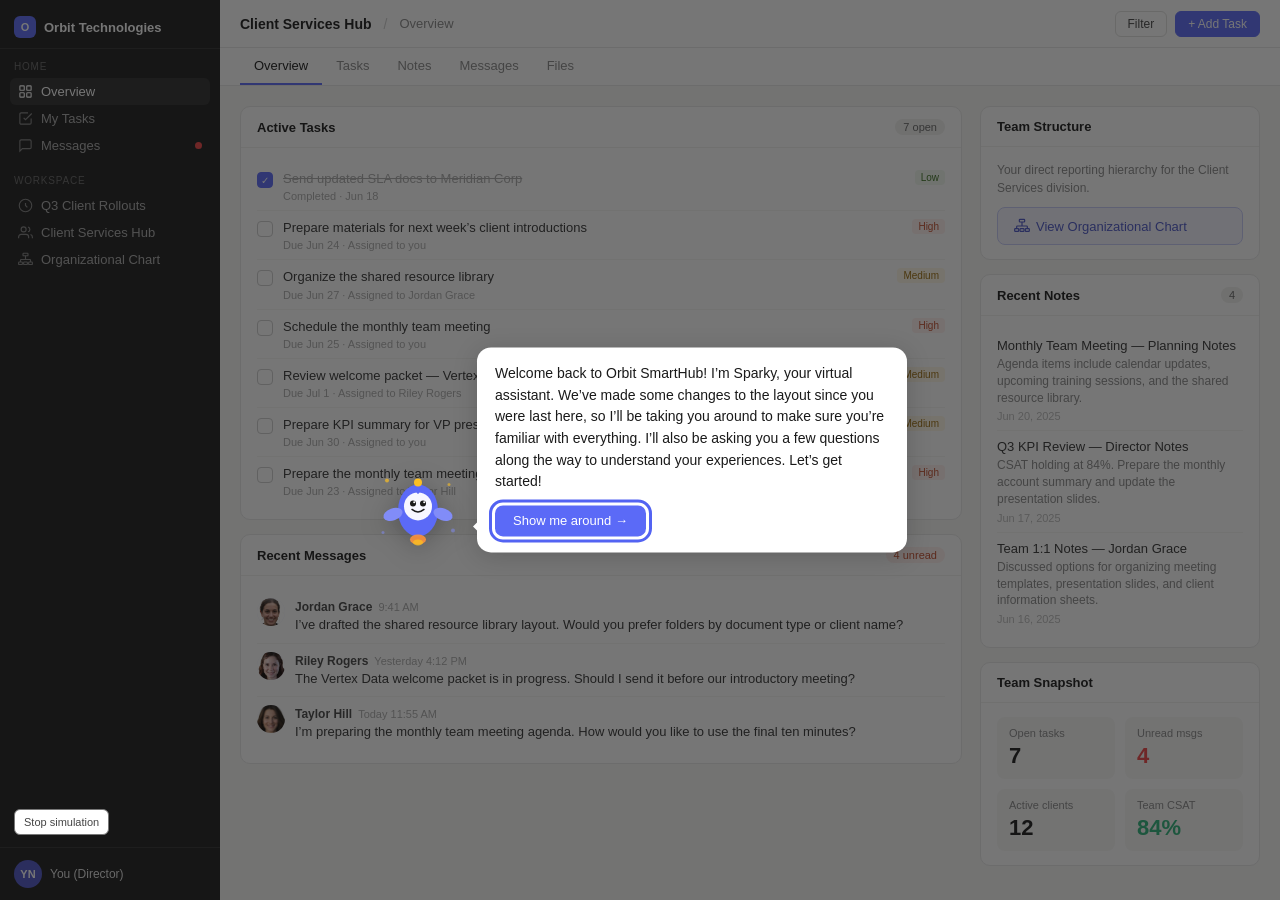
<file: index.html>
<!DOCTYPE html>
<html lang="en">
<head>
<meta charset="UTF-8">
<meta name="referrer" content="no-referrer">
<meta name="viewport" content="width=device-width, initial-scale=1.0">
<title>Orbit SmartHub</title>
<link rel="stylesheet" href="shared.css?v=12">
<style>
  .org-btn { display: inline-flex; align-items: center; gap: 6px; background: #f3f4ff; border: 1px solid #c5caf7; color: #4a55c7; font-size: 13px; font-weight: 500; padding: 10px 16px; border-radius: 8px; cursor: pointer; font-family: inherit; }
  .org-btn svg { width: 16px; height: 16px; }
</style>
</head>
<body>

<!-- ── Sidebar ── -->
<nav class="sidebar" id="sidebar">
  <div class="sidebar-header">
    <div class="workspace-name">
      <div class="ws-dot">O</div>
      Orbit Technologies
    </div>
  </div>
  <div class="sidebar-section">
    <div class="sidebar-section-label">Home</div>
    <div class="sidebar-item active" id="nav-overview">
      <svg viewBox="0 0 24 24" fill="none" stroke="currentColor" stroke-width="1.8"><rect x="3" y="3" width="7" height="7" rx="1"/><rect x="14" y="3" width="7" height="7" rx="1"/><rect x="3" y="14" width="7" height="7" rx="1"/><rect x="14" y="14" width="7" height="7" rx="1"/></svg>
      Overview
    </div>
    <div class="sidebar-item" id="nav-tasks">
      <svg viewBox="0 0 24 24" fill="none" stroke="currentColor" stroke-width="1.8"><path d="M9 11l3 3L22 4"/><path d="M21 12v7a2 2 0 01-2 2H5a2 2 0 01-2-2V5a2 2 0 012-2h11"/></svg>
      My Tasks
    </div>
    <div class="sidebar-item" id="nav-messages">
      <svg viewBox="0 0 24 24" fill="none" stroke="currentColor" stroke-width="1.8"><path d="M21 15a2 2 0 01-2 2H7l-4 4V5a2 2 0 012-2h14a2 2 0 012 2z"/></svg>
      Messages
      <div class="notif-dot"></div>
    </div>
  </div>
  <div class="sidebar-section">
    <div class="sidebar-section-label">Workspace</div>
    <div class="sidebar-item" id="nav-projects">
      <svg viewBox="0 0 24 24" fill="none" stroke="currentColor" stroke-width="1.8"><circle cx="12" cy="12" r="10"/><path d="M12 8v4l3 3"/></svg>
      Q3 Client Rollouts
    </div>
    <div class="sidebar-item" id="nav-hub">
      <svg viewBox="0 0 24 24" fill="none" stroke="currentColor" stroke-width="1.8"><path d="M17 21v-2a4 4 0 00-4-4H5a4 4 0 00-4 4v2"/><circle cx="9" cy="7" r="4"/><path d="M23 21v-2a4 4 0 00-3-3.87"/><path d="M16 3.13a4 4 0 010 7.75"/></svg>
      Client Services Hub
    </div>
    <div class="sidebar-item" id="nav-org">
      <svg viewBox="0 0 24 24" fill="none" stroke="currentColor" stroke-width="1.8"><rect x="8" y="2" width="8" height="4" rx="1"/><rect x="1" y="16" width="6" height="4" rx="1"/><rect x="9" y="16" width="6" height="4" rx="1"/><rect x="17" y="16" width="6" height="4" rx="1"/><path d="M4 16v-3a1 1 0 011-1h14a1 1 0 011 1v3"/><path d="M12 12V6"/></svg>
      Organizational Chart
    </div>
  </div>
  <div class="sidebar-avatar">
    <div class="user-avatar">YN</div>
    <div class="avatar-name">You (Director)</div>
  </div>
</nav>

<!-- ── Main ── -->
<main class="main" id="workspace">
  <div class="topbar">
    <span class="topbar-title">Client Services Hub</span>
    <span class="topbar-sep">/</span>
    <span class="topbar-sub">Overview</span>
    <div class="topbar-actions">
      <button class="btn-sm">Filter</button>
      <button class="btn-sm btn-primary">+ Add Task</button>
    </div>
  </div>
  <div class="tabs">
    <div class="tab active">Overview</div>
    <div class="tab">Tasks</div>
    <div class="tab">Notes</div>
    <div class="tab">Messages</div>
    <div class="tab">Files</div>
  </div>

  <div class="content" id="mainContent">
    <div class="col-main">
      <!-- Tasks card -->
      <div class="card">
        <div class="card-header">
          <span class="card-title">Active Tasks</span>
          <span class="card-badge">7 open</span>
        </div>
        <div class="card-body">
          <div class="task-item"><div class="task-check done"></div><div style="flex:1"><div class="task-text done">Send updated SLA docs to Meridian Corp</div><div class="task-meta">Completed · Jun 18</div></div><div class="task-priority pri-low">Low</div></div>
          <div class="task-item"><div class="task-check"></div><div style="flex:1"><div class="task-text">Prepare materials for next week’s client introductions</div><div class="task-meta">Due Jun 24 · Assigned to you</div></div><div class="task-priority pri-high">High</div></div>
          <div class="task-item"><div class="task-check"></div><div style="flex:1"><div class="task-text">Organize the shared resource library</div><div class="task-meta">Due Jun 27 · Assigned to Jordan Grace</div></div><div class="task-priority pri-med">Medium</div></div>
          <div class="task-item"><div class="task-check"></div><div style="flex:1"><div class="task-text">Schedule the monthly team meeting</div><div class="task-meta">Due Jun 25 · Assigned to you</div></div><div class="task-priority pri-high">High</div></div>
          <div class="task-item"><div class="task-check"></div><div style="flex:1"><div class="task-text">Review welcome packet — Vertex Data</div><div class="task-meta">Due Jul 1 · Assigned to Riley Rogers</div></div><div class="task-priority pri-med">Medium</div></div>
          <div class="task-item"><div class="task-check"></div><div style="flex:1"><div class="task-text">Prepare KPI summary for VP presentation</div><div class="task-meta">Due Jun 30 · Assigned to you</div></div><div class="task-priority pri-med">Medium</div></div>
          <div class="task-item"><div class="task-check"></div><div style="flex:1"><div class="task-text">Prepare the monthly team meeting agenda</div><div class="task-meta">Due Jun 23 · Assigned to Taylor Hill</div></div><div class="task-priority pri-high">High</div></div>
        </div>
      </div>
      <!-- Messages preview -->
      <div class="card">
        <div class="card-header"><span class="card-title">Recent Messages</span><span class="card-badge" style="background:#fef0ee;color:#c04a2a;">4 unread</span></div>
        <div class="card-body">
          <div class="msg-item"><div class="msg-av" style="background:#6b7cf7;">JG</div><div class="msg-body"><div><span class="msg-name">Jordan Grace</span><span class="msg-time">9:41 AM</span></div><div class="msg-text">I’ve drafted the shared resource library layout. Would you prefer folders by document type or client name?</div></div></div>
          <div class="msg-item"><div class="msg-av" style="background:#2db37a;">RR</div><div class="msg-body"><div><span class="msg-name">Riley Rogers</span><span class="msg-time">Yesterday 4:12 PM</span></div><div class="msg-text">The Vertex Data welcome packet is in progress. Should I send it before our introductory meeting?</div></div></div>
          <div class="msg-item"><div class="msg-av" style="background:#e09020;">TH</div><div class="msg-body"><div><span class="msg-name">Taylor Hill</span><span class="msg-time">Today 11:55 AM</span></div><div class="msg-text">I’m preparing the monthly team meeting agenda. How would you like to use the final ten minutes?</div></div></div>
        </div>
      </div>
    </div>
    <div class="col-side">
      <!-- Org tile -->
      <div class="card" id="orgCard">
        <div class="card-header"><span class="card-title">Team Structure</span></div>
        <div class="card-body" style="display:flex;flex-direction:column;gap:10px;">
          <p style="font-size:12px;color:#888;line-height:1.5;">Your direct reporting hierarchy for the Client Services division.</p>
          <button class="org-btn">
            <svg viewBox="0 0 24 24" fill="none" stroke="currentColor" stroke-width="1.8"><rect x="8" y="2" width="8" height="4" rx="1"/><rect x="1" y="16" width="6" height="4" rx="1"/><rect x="9" y="16" width="6" height="4" rx="1"/><rect x="17" y="16" width="6" height="4" rx="1"/><path d="M4 16v-3a1 1 0 011-1h14a1 1 0 011 1v3"/><path d="M12 12V6"/></svg>
            View Organizational Chart
          </button>
        </div>
      </div>
      <!-- Notes -->
      <div class="card">
        <div class="card-header"><span class="card-title">Recent Notes</span><span class="card-badge">4</span></div>
        <div class="card-body">
          <div class="note-item"><div class="note-title">Monthly Team Meeting — Planning Notes</div><div class="note-preview">Agenda items include calendar updates, upcoming training sessions, and the shared resource library.</div><div class="note-date">Jun 20, 2025</div></div>
          <div class="note-item"><div class="note-title">Q3 KPI Review — Director Notes</div><div class="note-preview">CSAT holding at 84%. Prepare the monthly account summary and update the presentation slides.</div><div class="note-date">Jun 17, 2025</div></div>
          <div class="note-item"><div class="note-title">Team 1:1 Notes — Jordan Grace</div><div class="note-preview">Discussed options for organizing meeting templates, presentation slides, and client information sheets.</div><div class="note-date">Jun 16, 2025</div></div>
        </div>
      </div>
      <!-- Snapshot stats -->
      <div class="card">
        <div class="card-header"><span class="card-title">Team Snapshot</span></div>
        <div class="card-body" style="display:grid;grid-template-columns:1fr 1fr;gap:10px;">
          <div style="background:#f7f7f6;border-radius:8px;padding:10px 12px;"><div style="font-size:11px;color:#888;margin-bottom:4px;">Open tasks</div><div style="font-size:22px;font-weight:600;color:#1a1a1a;">7</div></div>
          <div style="background:#f7f7f6;border-radius:8px;padding:10px 12px;"><div style="font-size:11px;color:#888;margin-bottom:4px;">Unread msgs</div><div style="font-size:22px;font-weight:600;color:#ef4444;">4</div></div>
          <div style="background:#f7f7f6;border-radius:8px;padding:10px 12px;"><div style="font-size:11px;color:#888;margin-bottom:4px;">Active clients</div><div style="font-size:22px;font-weight:600;color:#1a1a1a;">12</div></div>
          <div style="background:#f7f7f6;border-radius:8px;padding:10px 12px;"><div style="font-size:11px;color:#888;margin-bottom:4px;">Team CSAT</div><div style="font-size:22px;font-weight:600;color:#2db37a;">84%</div></div>
        </div>
      </div>
    </div>
  </div>
</main>

<!-- ── Tour Overlay ── -->
<svg id="tourOverlay" aria-hidden="true"><path id="tourShade" fill-rule="evenodd"></path></svg>

<!-- ── Sparky ── -->
<div id="sparky">
  <div id="sparky-char">
    <!-- Sparky: a friendly rocket/star character -->
    <svg viewBox="0 0 90 90" xmlns="http://www.w3.org/2000/svg" style="width:100%;height:100%;">
      <!-- Body -->
      <ellipse cx="45" cy="48" rx="20" ry="26" fill="#5b6af7"/>
      <!-- Face -->
      <ellipse cx="45" cy="44" rx="14" ry="14" fill="#fff" opacity=".95"/>
      <!-- Eyes -->
      <circle cx="40" cy="41" r="3" fill="#1a1a1a"/>
      <circle cx="50" cy="41" r="3" fill="#1a1a1a"/>
      <!-- Eye shine -->
      <circle cx="41.2" cy="39.8" r="1" fill="#fff"/>
      <circle cx="51.2" cy="39.8" r="1" fill="#fff"/>
      <!-- Smile -->
      <path d="M39 47 Q45 52 51 47" fill="none" stroke="#1a1a1a" stroke-width="1.5" stroke-linecap="round"/>
      <!-- Antenna -->
      <line x1="45" y1="22" x2="45" y2="30" stroke="#5b6af7" stroke-width="2.5" stroke-linecap="round"/>
      <circle cx="45" cy="20" r="4" fill="#fbbf24"/>
      <!-- Wings -->
      <ellipse cx="20" cy="52" rx="10" ry="6" fill="#818cf8" transform="rotate(-20 20 52)"/>
      <ellipse cx="70" cy="52" rx="10" ry="6" fill="#818cf8" transform="rotate(20 70 52)"/>
      <!-- Flame -->
      <ellipse cx="45" cy="77" rx="8" ry="5" fill="#fb923c" opacity=".9"/>
      <ellipse cx="45" cy="80" rx="5" ry="3" fill="#fbbf24" opacity=".8"/>
      <!-- Stars around -->
      <circle cx="14" cy="18" r="2" fill="#fbbf24" opacity=".7"/>
      <circle cx="76" cy="22" r="1.5" fill="#fbbf24" opacity=".6"/>
      <circle cx="10" cy="70" r="1.5" fill="#818cf8" opacity=".5"/>
      <circle cx="80" cy="68" r="2" fill="#818cf8" opacity=".5"/>
    </svg>
  </div>
  <div id="sparky-bubble" role="dialog" aria-label="Sparky’s guide">
    <p id="sparky-text" aria-live="polite">Welcome back to Orbit SmartHub! I’m Sparky, your virtual assistant. We’ve made some changes to the layout since you were last here, so I’ll be taking you around to make sure you’re familiar with everything. I’ll also be asking you a few questions along the way to understand your experiences. Let’s get started!</p>
    <button class="sparky-btn" id="sparky-btn">Got it →</button>
  </div>
</div>


<div id="modal-root"></div>
<button id="stop-study" class="stop-study">Stop simulation</button>
<script src="site-config.js?v=12"></script>
<script src="integration.js?v=12"></script>
<script src="study-data.js?v=12"></script>
<script src="questionnaires.js?v=12"></script>
<script src="study.js?v=12"></script>
</body>
</html>
</file>
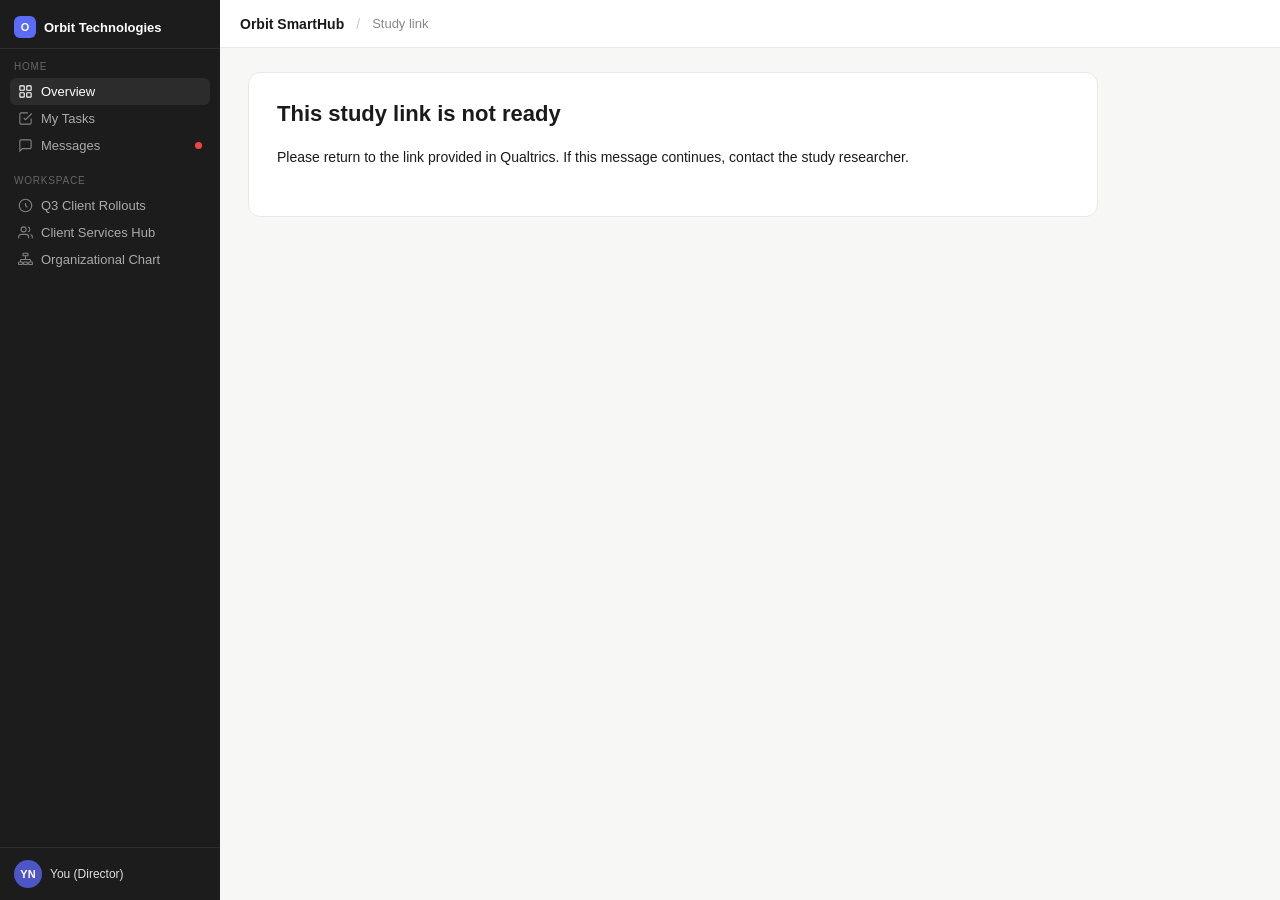
<file: c01.html>
<!DOCTYPE html>
<html lang="en">
<head>
<meta charset="UTF-8">
<meta name="referrer" content="no-referrer">
<meta name="viewport" content="width=device-width, initial-scale=1.0">
<title>Orbit SmartHub</title>
<link rel="stylesheet" href="shared.css?v=12">
<style>
  .org-btn { display: inline-flex; align-items: center; gap: 6px; background: #f3f4ff; border: 1px solid #c5caf7; color: #4a55c7; font-size: 13px; font-weight: 500; padding: 10px 16px; border-radius: 8px; cursor: pointer; font-family: inherit; }
  .org-btn svg { width: 16px; height: 16px; }
</style>
</head>
<body>

<!-- ── Sidebar ── -->
<nav class="sidebar" id="sidebar">
  <div class="sidebar-header">
    <div class="workspace-name">
      <div class="ws-dot">O</div>
      Orbit Technologies
    </div>
  </div>
  <div class="sidebar-section">
    <div class="sidebar-section-label">Home</div>
    <div class="sidebar-item active" id="nav-overview">
      <svg viewBox="0 0 24 24" fill="none" stroke="currentColor" stroke-width="1.8"><rect x="3" y="3" width="7" height="7" rx="1"/><rect x="14" y="3" width="7" height="7" rx="1"/><rect x="3" y="14" width="7" height="7" rx="1"/><rect x="14" y="14" width="7" height="7" rx="1"/></svg>
      Overview
    </div>
    <div class="sidebar-item" id="nav-tasks">
      <svg viewBox="0 0 24 24" fill="none" stroke="currentColor" stroke-width="1.8"><path d="M9 11l3 3L22 4"/><path d="M21 12v7a2 2 0 01-2 2H5a2 2 0 01-2-2V5a2 2 0 012-2h11"/></svg>
      My Tasks
    </div>
    <div class="sidebar-item" id="nav-messages">
      <svg viewBox="0 0 24 24" fill="none" stroke="currentColor" stroke-width="1.8"><path d="M21 15a2 2 0 01-2 2H7l-4 4V5a2 2 0 012-2h14a2 2 0 012 2z"/></svg>
      Messages
      <div class="notif-dot"></div>
    </div>
  </div>
  <div class="sidebar-section">
    <div class="sidebar-section-label">Workspace</div>
    <div class="sidebar-item" id="nav-projects">
      <svg viewBox="0 0 24 24" fill="none" stroke="currentColor" stroke-width="1.8"><circle cx="12" cy="12" r="10"/><path d="M12 8v4l3 3"/></svg>
      Q3 Client Rollouts
    </div>
    <div class="sidebar-item" id="nav-hub">
      <svg viewBox="0 0 24 24" fill="none" stroke="currentColor" stroke-width="1.8"><path d="M17 21v-2a4 4 0 00-4-4H5a4 4 0 00-4 4v2"/><circle cx="9" cy="7" r="4"/><path d="M23 21v-2a4 4 0 00-3-3.87"/><path d="M16 3.13a4 4 0 010 7.75"/></svg>
      Client Services Hub
    </div>
    <div class="sidebar-item" id="nav-org">
      <svg viewBox="0 0 24 24" fill="none" stroke="currentColor" stroke-width="1.8"><rect x="8" y="2" width="8" height="4" rx="1"/><rect x="1" y="16" width="6" height="4" rx="1"/><rect x="9" y="16" width="6" height="4" rx="1"/><rect x="17" y="16" width="6" height="4" rx="1"/><path d="M4 16v-3a1 1 0 011-1h14a1 1 0 011 1v3"/><path d="M12 12V6"/></svg>
      Organizational Chart
    </div>
  </div>
  <div class="sidebar-avatar">
    <div class="user-avatar">YN</div>
    <div class="avatar-name">You (Director)</div>
  </div>
</nav>

<!-- ── Main ── -->
<main class="main" id="workspace">
  <div class="topbar">
    <span class="topbar-title">Client Services Hub</span>
    <span class="topbar-sep">/</span>
    <span class="topbar-sub">Overview</span>
    <div class="topbar-actions">
      <button class="btn-sm">Filter</button>
      <button class="btn-sm btn-primary">+ Add Task</button>
    </div>
  </div>
  <div class="tabs">
    <div class="tab active">Overview</div>
    <div class="tab">Tasks</div>
    <div class="tab">Notes</div>
    <div class="tab">Messages</div>
    <div class="tab">Files</div>
  </div>

  <div class="content" id="mainContent">
    <div class="col-main">
      <!-- Tasks card -->
      <div class="card">
        <div class="card-header">
          <span class="card-title">Active Tasks</span>
          <span class="card-badge">7 open</span>
        </div>
        <div class="card-body">
          <div class="task-item"><div class="task-check done"></div><div style="flex:1"><div class="task-text done">Send updated SLA docs to Meridian Corp</div><div class="task-meta">Completed · Jun 18</div></div><div class="task-priority pri-low">Low</div></div>
          <div class="task-item"><div class="task-check"></div><div style="flex:1"><div class="task-text">Prepare materials for next week’s client introductions</div><div class="task-meta">Due Jun 24 · Assigned to you</div></div><div class="task-priority pri-high">High</div></div>
          <div class="task-item"><div class="task-check"></div><div style="flex:1"><div class="task-text">Organize the shared resource library</div><div class="task-meta">Due Jun 27 · Assigned to Jordan Grace</div></div><div class="task-priority pri-med">Medium</div></div>
          <div class="task-item"><div class="task-check"></div><div style="flex:1"><div class="task-text">Schedule the monthly team meeting</div><div class="task-meta">Due Jun 25 · Assigned to you</div></div><div class="task-priority pri-high">High</div></div>
          <div class="task-item"><div class="task-check"></div><div style="flex:1"><div class="task-text">Review welcome packet — Vertex Data</div><div class="task-meta">Due Jul 1 · Assigned to Riley Rogers</div></div><div class="task-priority pri-med">Medium</div></div>
          <div class="task-item"><div class="task-check"></div><div style="flex:1"><div class="task-text">Prepare KPI summary for VP presentation</div><div class="task-meta">Due Jun 30 · Assigned to you</div></div><div class="task-priority pri-med">Medium</div></div>
          <div class="task-item"><div class="task-check"></div><div style="flex:1"><div class="task-text">Prepare the monthly team meeting agenda</div><div class="task-meta">Due Jun 23 · Assigned to Taylor Hill</div></div><div class="task-priority pri-high">High</div></div>
        </div>
      </div>
      <!-- Messages preview -->
      <div class="card">
        <div class="card-header"><span class="card-title">Recent Messages</span><span class="card-badge" style="background:#fef0ee;color:#c04a2a;">4 unread</span></div>
        <div class="card-body">
          <div class="msg-item"><div class="msg-av" style="background:#6b7cf7;">JG</div><div class="msg-body"><div><span class="msg-name">Jordan Grace</span><span class="msg-time">9:41 AM</span></div><div class="msg-text">I’ve drafted the shared resource library layout. Would you prefer folders by document type or client name?</div></div></div>
          <div class="msg-item"><div class="msg-av" style="background:#2db37a;">RR</div><div class="msg-body"><div><span class="msg-name">Riley Rogers</span><span class="msg-time">Yesterday 4:12 PM</span></div><div class="msg-text">The Vertex Data welcome packet is in progress. Should I send it before our introductory meeting?</div></div></div>
          <div class="msg-item"><div class="msg-av" style="background:#e09020;">TH</div><div class="msg-body"><div><span class="msg-name">Taylor Hill</span><span class="msg-time">Today 11:55 AM</span></div><div class="msg-text">I’m preparing the monthly team meeting agenda. How would you like to use the final ten minutes?</div></div></div>
        </div>
      </div>
    </div>
    <div class="col-side">
      <!-- Org tile -->
      <div class="card" id="orgCard">
        <div class="card-header"><span class="card-title">Team Structure</span></div>
        <div class="card-body" style="display:flex;flex-direction:column;gap:10px;">
          <p style="font-size:12px;color:#888;line-height:1.5;">Your direct reporting hierarchy for the Client Services division.</p>
          <button class="org-btn">
            <svg viewBox="0 0 24 24" fill="none" stroke="currentColor" stroke-width="1.8"><rect x="8" y="2" width="8" height="4" rx="1"/><rect x="1" y="16" width="6" height="4" rx="1"/><rect x="9" y="16" width="6" height="4" rx="1"/><rect x="17" y="16" width="6" height="4" rx="1"/><path d="M4 16v-3a1 1 0 011-1h14a1 1 0 011 1v3"/><path d="M12 12V6"/></svg>
            View Organizational Chart
          </button>
        </div>
      </div>
      <!-- Notes -->
      <div class="card">
        <div class="card-header"><span class="card-title">Recent Notes</span><span class="card-badge">4</span></div>
        <div class="card-body">
          <div class="note-item"><div class="note-title">Monthly Team Meeting — Planning Notes</div><div class="note-preview">Agenda items include calendar updates, upcoming training sessions, and the shared resource library.</div><div class="note-date">Jun 20, 2025</div></div>
          <div class="note-item"><div class="note-title">Q3 KPI Review — Director Notes</div><div class="note-preview">CSAT holding at 84%. Prepare the monthly account summary and update the presentation slides.</div><div class="note-date">Jun 17, 2025</div></div>
          <div class="note-item"><div class="note-title">Team 1:1 Notes — Jordan Grace</div><div class="note-preview">Discussed options for organizing meeting templates, presentation slides, and client information sheets.</div><div class="note-date">Jun 16, 2025</div></div>
        </div>
      </div>
      <!-- Snapshot stats -->
      <div class="card">
        <div class="card-header"><span class="card-title">Team Snapshot</span></div>
        <div class="card-body" style="display:grid;grid-template-columns:1fr 1fr;gap:10px;">
          <div style="background:#f7f7f6;border-radius:8px;padding:10px 12px;"><div style="font-size:11px;color:#888;margin-bottom:4px;">Open tasks</div><div style="font-size:22px;font-weight:600;color:#1a1a1a;">7</div></div>
          <div style="background:#f7f7f6;border-radius:8px;padding:10px 12px;"><div style="font-size:11px;color:#888;margin-bottom:4px;">Unread msgs</div><div style="font-size:22px;font-weight:600;color:#ef4444;">4</div></div>
          <div style="background:#f7f7f6;border-radius:8px;padding:10px 12px;"><div style="font-size:11px;color:#888;margin-bottom:4px;">Active clients</div><div style="font-size:22px;font-weight:600;color:#1a1a1a;">12</div></div>
          <div style="background:#f7f7f6;border-radius:8px;padding:10px 12px;"><div style="font-size:11px;color:#888;margin-bottom:4px;">Team CSAT</div><div style="font-size:22px;font-weight:600;color:#2db37a;">84%</div></div>
        </div>
      </div>
    </div>
  </div>
</main>

<!-- ── Tour Overlay ── -->
<svg id="tourOverlay" aria-hidden="true"><path id="tourShade" fill-rule="evenodd"></path></svg>

<!-- ── Sparky ── -->
<div id="sparky">
  <div id="sparky-char">
    <!-- Sparky: a friendly rocket/star character -->
    <svg viewBox="0 0 90 90" xmlns="http://www.w3.org/2000/svg" style="width:100%;height:100%;">
      <!-- Body -->
      <ellipse cx="45" cy="48" rx="20" ry="26" fill="#5b6af7"/>
      <!-- Face -->
      <ellipse cx="45" cy="44" rx="14" ry="14" fill="#fff" opacity=".95"/>
      <!-- Eyes -->
      <circle cx="40" cy="41" r="3" fill="#1a1a1a"/>
      <circle cx="50" cy="41" r="3" fill="#1a1a1a"/>
      <!-- Eye shine -->
      <circle cx="41.2" cy="39.8" r="1" fill="#fff"/>
      <circle cx="51.2" cy="39.8" r="1" fill="#fff"/>
      <!-- Smile -->
      <path d="M39 47 Q45 52 51 47" fill="none" stroke="#1a1a1a" stroke-width="1.5" stroke-linecap="round"/>
      <!-- Antenna -->
      <line x1="45" y1="22" x2="45" y2="30" stroke="#5b6af7" stroke-width="2.5" stroke-linecap="round"/>
      <circle cx="45" cy="20" r="4" fill="#fbbf24"/>
      <!-- Wings -->
      <ellipse cx="20" cy="52" rx="10" ry="6" fill="#818cf8" transform="rotate(-20 20 52)"/>
      <ellipse cx="70" cy="52" rx="10" ry="6" fill="#818cf8" transform="rotate(20 70 52)"/>
      <!-- Flame -->
      <ellipse cx="45" cy="77" rx="8" ry="5" fill="#fb923c" opacity=".9"/>
      <ellipse cx="45" cy="80" rx="5" ry="3" fill="#fbbf24" opacity=".8"/>
      <!-- Stars around -->
      <circle cx="14" cy="18" r="2" fill="#fbbf24" opacity=".7"/>
      <circle cx="76" cy="22" r="1.5" fill="#fbbf24" opacity=".6"/>
      <circle cx="10" cy="70" r="1.5" fill="#818cf8" opacity=".5"/>
      <circle cx="80" cy="68" r="2" fill="#818cf8" opacity=".5"/>
    </svg>
  </div>
  <div id="sparky-bubble" role="dialog" aria-label="Sparky’s guide">
    <p id="sparky-text" aria-live="polite">Welcome back to Orbit SmartHub! I’m Sparky, your virtual assistant. We’ve made some changes to the layout since you were last here, so I’ll be taking you around to make sure you’re familiar with everything. I’ll also be asking you a few questions along the way to understand your experiences. Let’s get started!</p>
    <button class="sparky-btn" id="sparky-btn">Got it →</button>
  </div>
</div>


<div id="modal-root"></div>
<button id="stop-study" class="stop-study">Stop simulation</button>
<script>window.ORBIT_CONFIG = Object.freeze({"siteId": "c01", "fixedCondition": 2, "mode": "collect", "collectionEnabled": true, "submissionProvider": "datapipe", "submissionEndpoint": "https://pipe.jspsych.org/api/data/", "dataPipeExperimentId": "Z3pjRitKkhK2", "feedbackUrl": "https://uwaterloo.ca1.qualtrics.com/jfe/form/SV_0ro1X2al0ZQdYcm", "feedbackIdParameter": "orbit_source_response_id"});</script>
<script src="integration.js?v=12"></script>
<script src="study-data.js?v=12"></script>
<script src="questionnaires.js?v=12"></script>
<script src="study.js?v=12"></script>
</body>
</html>
</file>
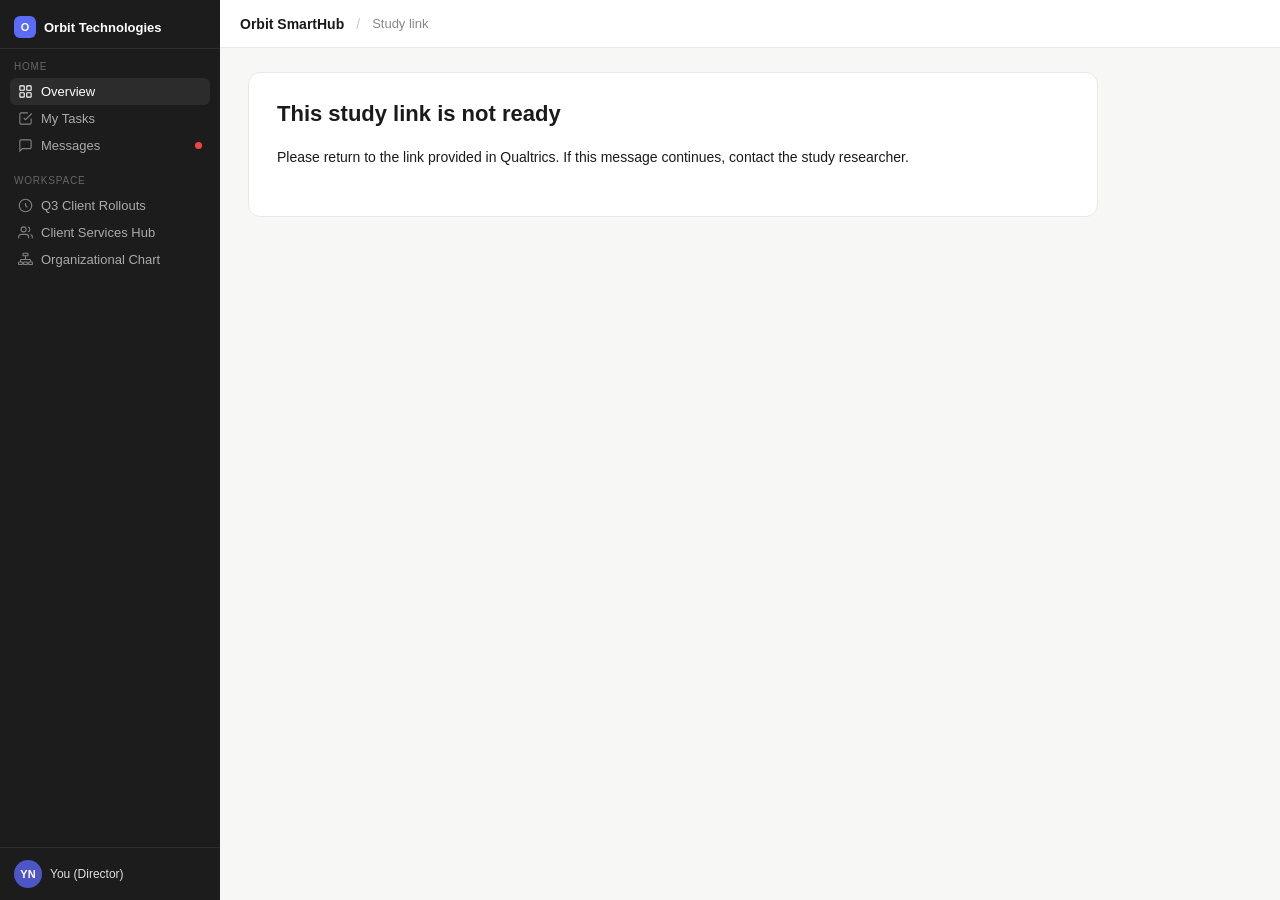
<file: c02.html>
<!DOCTYPE html>
<html lang="en">
<head>
<meta charset="UTF-8">
<meta name="referrer" content="no-referrer">
<meta name="viewport" content="width=device-width, initial-scale=1.0">
<title>Orbit SmartHub</title>
<link rel="stylesheet" href="shared.css?v=12">
<style>
  .org-btn { display: inline-flex; align-items: center; gap: 6px; background: #f3f4ff; border: 1px solid #c5caf7; color: #4a55c7; font-size: 13px; font-weight: 500; padding: 10px 16px; border-radius: 8px; cursor: pointer; font-family: inherit; }
  .org-btn svg { width: 16px; height: 16px; }
</style>
</head>
<body>

<!-- ── Sidebar ── -->
<nav class="sidebar" id="sidebar">
  <div class="sidebar-header">
    <div class="workspace-name">
      <div class="ws-dot">O</div>
      Orbit Technologies
    </div>
  </div>
  <div class="sidebar-section">
    <div class="sidebar-section-label">Home</div>
    <div class="sidebar-item active" id="nav-overview">
      <svg viewBox="0 0 24 24" fill="none" stroke="currentColor" stroke-width="1.8"><rect x="3" y="3" width="7" height="7" rx="1"/><rect x="14" y="3" width="7" height="7" rx="1"/><rect x="3" y="14" width="7" height="7" rx="1"/><rect x="14" y="14" width="7" height="7" rx="1"/></svg>
      Overview
    </div>
    <div class="sidebar-item" id="nav-tasks">
      <svg viewBox="0 0 24 24" fill="none" stroke="currentColor" stroke-width="1.8"><path d="M9 11l3 3L22 4"/><path d="M21 12v7a2 2 0 01-2 2H5a2 2 0 01-2-2V5a2 2 0 012-2h11"/></svg>
      My Tasks
    </div>
    <div class="sidebar-item" id="nav-messages">
      <svg viewBox="0 0 24 24" fill="none" stroke="currentColor" stroke-width="1.8"><path d="M21 15a2 2 0 01-2 2H7l-4 4V5a2 2 0 012-2h14a2 2 0 012 2z"/></svg>
      Messages
      <div class="notif-dot"></div>
    </div>
  </div>
  <div class="sidebar-section">
    <div class="sidebar-section-label">Workspace</div>
    <div class="sidebar-item" id="nav-projects">
      <svg viewBox="0 0 24 24" fill="none" stroke="currentColor" stroke-width="1.8"><circle cx="12" cy="12" r="10"/><path d="M12 8v4l3 3"/></svg>
      Q3 Client Rollouts
    </div>
    <div class="sidebar-item" id="nav-hub">
      <svg viewBox="0 0 24 24" fill="none" stroke="currentColor" stroke-width="1.8"><path d="M17 21v-2a4 4 0 00-4-4H5a4 4 0 00-4 4v2"/><circle cx="9" cy="7" r="4"/><path d="M23 21v-2a4 4 0 00-3-3.87"/><path d="M16 3.13a4 4 0 010 7.75"/></svg>
      Client Services Hub
    </div>
    <div class="sidebar-item" id="nav-org">
      <svg viewBox="0 0 24 24" fill="none" stroke="currentColor" stroke-width="1.8"><rect x="8" y="2" width="8" height="4" rx="1"/><rect x="1" y="16" width="6" height="4" rx="1"/><rect x="9" y="16" width="6" height="4" rx="1"/><rect x="17" y="16" width="6" height="4" rx="1"/><path d="M4 16v-3a1 1 0 011-1h14a1 1 0 011 1v3"/><path d="M12 12V6"/></svg>
      Organizational Chart
    </div>
  </div>
  <div class="sidebar-avatar">
    <div class="user-avatar">YN</div>
    <div class="avatar-name">You (Director)</div>
  </div>
</nav>

<!-- ── Main ── -->
<main class="main" id="workspace">
  <div class="topbar">
    <span class="topbar-title">Client Services Hub</span>
    <span class="topbar-sep">/</span>
    <span class="topbar-sub">Overview</span>
    <div class="topbar-actions">
      <button class="btn-sm">Filter</button>
      <button class="btn-sm btn-primary">+ Add Task</button>
    </div>
  </div>
  <div class="tabs">
    <div class="tab active">Overview</div>
    <div class="tab">Tasks</div>
    <div class="tab">Notes</div>
    <div class="tab">Messages</div>
    <div class="tab">Files</div>
  </div>

  <div class="content" id="mainContent">
    <div class="col-main">
      <!-- Tasks card -->
      <div class="card">
        <div class="card-header">
          <span class="card-title">Active Tasks</span>
          <span class="card-badge">7 open</span>
        </div>
        <div class="card-body">
          <div class="task-item"><div class="task-check done"></div><div style="flex:1"><div class="task-text done">Send updated SLA docs to Meridian Corp</div><div class="task-meta">Completed · Jun 18</div></div><div class="task-priority pri-low">Low</div></div>
          <div class="task-item"><div class="task-check"></div><div style="flex:1"><div class="task-text">Prepare materials for next week’s client introductions</div><div class="task-meta">Due Jun 24 · Assigned to you</div></div><div class="task-priority pri-high">High</div></div>
          <div class="task-item"><div class="task-check"></div><div style="flex:1"><div class="task-text">Organize the shared resource library</div><div class="task-meta">Due Jun 27 · Assigned to Jordan Grace</div></div><div class="task-priority pri-med">Medium</div></div>
          <div class="task-item"><div class="task-check"></div><div style="flex:1"><div class="task-text">Schedule the monthly team meeting</div><div class="task-meta">Due Jun 25 · Assigned to you</div></div><div class="task-priority pri-high">High</div></div>
          <div class="task-item"><div class="task-check"></div><div style="flex:1"><div class="task-text">Review welcome packet — Vertex Data</div><div class="task-meta">Due Jul 1 · Assigned to Riley Rogers</div></div><div class="task-priority pri-med">Medium</div></div>
          <div class="task-item"><div class="task-check"></div><div style="flex:1"><div class="task-text">Prepare KPI summary for VP presentation</div><div class="task-meta">Due Jun 30 · Assigned to you</div></div><div class="task-priority pri-med">Medium</div></div>
          <div class="task-item"><div class="task-check"></div><div style="flex:1"><div class="task-text">Prepare the monthly team meeting agenda</div><div class="task-meta">Due Jun 23 · Assigned to Taylor Hill</div></div><div class="task-priority pri-high">High</div></div>
        </div>
      </div>
      <!-- Messages preview -->
      <div class="card">
        <div class="card-header"><span class="card-title">Recent Messages</span><span class="card-badge" style="background:#fef0ee;color:#c04a2a;">4 unread</span></div>
        <div class="card-body">
          <div class="msg-item"><div class="msg-av" style="background:#6b7cf7;">JG</div><div class="msg-body"><div><span class="msg-name">Jordan Grace</span><span class="msg-time">9:41 AM</span></div><div class="msg-text">I’ve drafted the shared resource library layout. Would you prefer folders by document type or client name?</div></div></div>
          <div class="msg-item"><div class="msg-av" style="background:#2db37a;">RR</div><div class="msg-body"><div><span class="msg-name">Riley Rogers</span><span class="msg-time">Yesterday 4:12 PM</span></div><div class="msg-text">The Vertex Data welcome packet is in progress. Should I send it before our introductory meeting?</div></div></div>
          <div class="msg-item"><div class="msg-av" style="background:#e09020;">TH</div><div class="msg-body"><div><span class="msg-name">Taylor Hill</span><span class="msg-time">Today 11:55 AM</span></div><div class="msg-text">I’m preparing the monthly team meeting agenda. How would you like to use the final ten minutes?</div></div></div>
        </div>
      </div>
    </div>
    <div class="col-side">
      <!-- Org tile -->
      <div class="card" id="orgCard">
        <div class="card-header"><span class="card-title">Team Structure</span></div>
        <div class="card-body" style="display:flex;flex-direction:column;gap:10px;">
          <p style="font-size:12px;color:#888;line-height:1.5;">Your direct reporting hierarchy for the Client Services division.</p>
          <button class="org-btn">
            <svg viewBox="0 0 24 24" fill="none" stroke="currentColor" stroke-width="1.8"><rect x="8" y="2" width="8" height="4" rx="1"/><rect x="1" y="16" width="6" height="4" rx="1"/><rect x="9" y="16" width="6" height="4" rx="1"/><rect x="17" y="16" width="6" height="4" rx="1"/><path d="M4 16v-3a1 1 0 011-1h14a1 1 0 011 1v3"/><path d="M12 12V6"/></svg>
            View Organizational Chart
          </button>
        </div>
      </div>
      <!-- Notes -->
      <div class="card">
        <div class="card-header"><span class="card-title">Recent Notes</span><span class="card-badge">4</span></div>
        <div class="card-body">
          <div class="note-item"><div class="note-title">Monthly Team Meeting — Planning Notes</div><div class="note-preview">Agenda items include calendar updates, upcoming training sessions, and the shared resource library.</div><div class="note-date">Jun 20, 2025</div></div>
          <div class="note-item"><div class="note-title">Q3 KPI Review — Director Notes</div><div class="note-preview">CSAT holding at 84%. Prepare the monthly account summary and update the presentation slides.</div><div class="note-date">Jun 17, 2025</div></div>
          <div class="note-item"><div class="note-title">Team 1:1 Notes — Jordan Grace</div><div class="note-preview">Discussed options for organizing meeting templates, presentation slides, and client information sheets.</div><div class="note-date">Jun 16, 2025</div></div>
        </div>
      </div>
      <!-- Snapshot stats -->
      <div class="card">
        <div class="card-header"><span class="card-title">Team Snapshot</span></div>
        <div class="card-body" style="display:grid;grid-template-columns:1fr 1fr;gap:10px;">
          <div style="background:#f7f7f6;border-radius:8px;padding:10px 12px;"><div style="font-size:11px;color:#888;margin-bottom:4px;">Open tasks</div><div style="font-size:22px;font-weight:600;color:#1a1a1a;">7</div></div>
          <div style="background:#f7f7f6;border-radius:8px;padding:10px 12px;"><div style="font-size:11px;color:#888;margin-bottom:4px;">Unread msgs</div><div style="font-size:22px;font-weight:600;color:#ef4444;">4</div></div>
          <div style="background:#f7f7f6;border-radius:8px;padding:10px 12px;"><div style="font-size:11px;color:#888;margin-bottom:4px;">Active clients</div><div style="font-size:22px;font-weight:600;color:#1a1a1a;">12</div></div>
          <div style="background:#f7f7f6;border-radius:8px;padding:10px 12px;"><div style="font-size:11px;color:#888;margin-bottom:4px;">Team CSAT</div><div style="font-size:22px;font-weight:600;color:#2db37a;">84%</div></div>
        </div>
      </div>
    </div>
  </div>
</main>

<!-- ── Tour Overlay ── -->
<svg id="tourOverlay" aria-hidden="true"><path id="tourShade" fill-rule="evenodd"></path></svg>

<!-- ── Sparky ── -->
<div id="sparky">
  <div id="sparky-char">
    <!-- Sparky: a friendly rocket/star character -->
    <svg viewBox="0 0 90 90" xmlns="http://www.w3.org/2000/svg" style="width:100%;height:100%;">
      <!-- Body -->
      <ellipse cx="45" cy="48" rx="20" ry="26" fill="#5b6af7"/>
      <!-- Face -->
      <ellipse cx="45" cy="44" rx="14" ry="14" fill="#fff" opacity=".95"/>
      <!-- Eyes -->
      <circle cx="40" cy="41" r="3" fill="#1a1a1a"/>
      <circle cx="50" cy="41" r="3" fill="#1a1a1a"/>
      <!-- Eye shine -->
      <circle cx="41.2" cy="39.8" r="1" fill="#fff"/>
      <circle cx="51.2" cy="39.8" r="1" fill="#fff"/>
      <!-- Smile -->
      <path d="M39 47 Q45 52 51 47" fill="none" stroke="#1a1a1a" stroke-width="1.5" stroke-linecap="round"/>
      <!-- Antenna -->
      <line x1="45" y1="22" x2="45" y2="30" stroke="#5b6af7" stroke-width="2.5" stroke-linecap="round"/>
      <circle cx="45" cy="20" r="4" fill="#fbbf24"/>
      <!-- Wings -->
      <ellipse cx="20" cy="52" rx="10" ry="6" fill="#818cf8" transform="rotate(-20 20 52)"/>
      <ellipse cx="70" cy="52" rx="10" ry="6" fill="#818cf8" transform="rotate(20 70 52)"/>
      <!-- Flame -->
      <ellipse cx="45" cy="77" rx="8" ry="5" fill="#fb923c" opacity=".9"/>
      <ellipse cx="45" cy="80" rx="5" ry="3" fill="#fbbf24" opacity=".8"/>
      <!-- Stars around -->
      <circle cx="14" cy="18" r="2" fill="#fbbf24" opacity=".7"/>
      <circle cx="76" cy="22" r="1.5" fill="#fbbf24" opacity=".6"/>
      <circle cx="10" cy="70" r="1.5" fill="#818cf8" opacity=".5"/>
      <circle cx="80" cy="68" r="2" fill="#818cf8" opacity=".5"/>
    </svg>
  </div>
  <div id="sparky-bubble" role="dialog" aria-label="Sparky’s guide">
    <p id="sparky-text" aria-live="polite">Welcome back to Orbit SmartHub! I’m Sparky, your virtual assistant. We’ve made some changes to the layout since you were last here, so I’ll be taking you around to make sure you’re familiar with everything. I’ll also be asking you a few questions along the way to understand your experiences. Let’s get started!</p>
    <button class="sparky-btn" id="sparky-btn">Got it →</button>
  </div>
</div>


<div id="modal-root"></div>
<button id="stop-study" class="stop-study">Stop simulation</button>
<script>window.ORBIT_CONFIG = Object.freeze({"siteId": "c02", "fixedCondition": 4, "mode": "collect", "collectionEnabled": true, "submissionProvider": "datapipe", "submissionEndpoint": "https://pipe.jspsych.org/api/data/", "dataPipeExperimentId": "Z3pjRitKkhK2", "feedbackUrl": "https://uwaterloo.ca1.qualtrics.com/jfe/form/SV_0ro1X2al0ZQdYcm", "feedbackIdParameter": "orbit_source_response_id"});</script>
<script src="integration.js?v=12"></script>
<script src="study-data.js?v=12"></script>
<script src="questionnaires.js?v=12"></script>
<script src="study.js?v=12"></script>
</body>
</html>
</file>
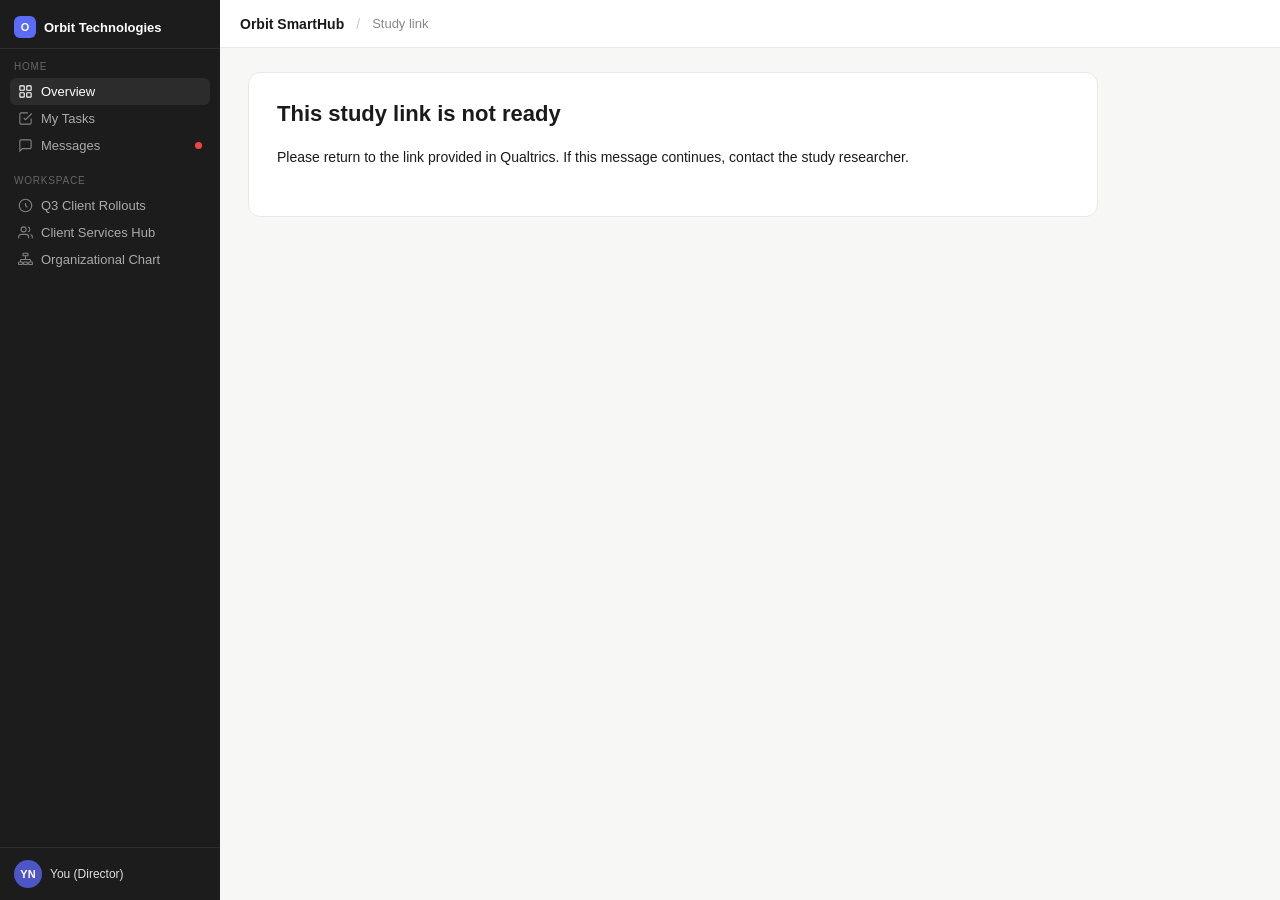
<file: c03.html>
<!DOCTYPE html>
<html lang="en">
<head>
<meta charset="UTF-8">
<meta name="referrer" content="no-referrer">
<meta name="viewport" content="width=device-width, initial-scale=1.0">
<title>Orbit SmartHub</title>
<link rel="stylesheet" href="shared.css?v=12">
<style>
  .org-btn { display: inline-flex; align-items: center; gap: 6px; background: #f3f4ff; border: 1px solid #c5caf7; color: #4a55c7; font-size: 13px; font-weight: 500; padding: 10px 16px; border-radius: 8px; cursor: pointer; font-family: inherit; }
  .org-btn svg { width: 16px; height: 16px; }
</style>
</head>
<body>

<!-- ── Sidebar ── -->
<nav class="sidebar" id="sidebar">
  <div class="sidebar-header">
    <div class="workspace-name">
      <div class="ws-dot">O</div>
      Orbit Technologies
    </div>
  </div>
  <div class="sidebar-section">
    <div class="sidebar-section-label">Home</div>
    <div class="sidebar-item active" id="nav-overview">
      <svg viewBox="0 0 24 24" fill="none" stroke="currentColor" stroke-width="1.8"><rect x="3" y="3" width="7" height="7" rx="1"/><rect x="14" y="3" width="7" height="7" rx="1"/><rect x="3" y="14" width="7" height="7" rx="1"/><rect x="14" y="14" width="7" height="7" rx="1"/></svg>
      Overview
    </div>
    <div class="sidebar-item" id="nav-tasks">
      <svg viewBox="0 0 24 24" fill="none" stroke="currentColor" stroke-width="1.8"><path d="M9 11l3 3L22 4"/><path d="M21 12v7a2 2 0 01-2 2H5a2 2 0 01-2-2V5a2 2 0 012-2h11"/></svg>
      My Tasks
    </div>
    <div class="sidebar-item" id="nav-messages">
      <svg viewBox="0 0 24 24" fill="none" stroke="currentColor" stroke-width="1.8"><path d="M21 15a2 2 0 01-2 2H7l-4 4V5a2 2 0 012-2h14a2 2 0 012 2z"/></svg>
      Messages
      <div class="notif-dot"></div>
    </div>
  </div>
  <div class="sidebar-section">
    <div class="sidebar-section-label">Workspace</div>
    <div class="sidebar-item" id="nav-projects">
      <svg viewBox="0 0 24 24" fill="none" stroke="currentColor" stroke-width="1.8"><circle cx="12" cy="12" r="10"/><path d="M12 8v4l3 3"/></svg>
      Q3 Client Rollouts
    </div>
    <div class="sidebar-item" id="nav-hub">
      <svg viewBox="0 0 24 24" fill="none" stroke="currentColor" stroke-width="1.8"><path d="M17 21v-2a4 4 0 00-4-4H5a4 4 0 00-4 4v2"/><circle cx="9" cy="7" r="4"/><path d="M23 21v-2a4 4 0 00-3-3.87"/><path d="M16 3.13a4 4 0 010 7.75"/></svg>
      Client Services Hub
    </div>
    <div class="sidebar-item" id="nav-org">
      <svg viewBox="0 0 24 24" fill="none" stroke="currentColor" stroke-width="1.8"><rect x="8" y="2" width="8" height="4" rx="1"/><rect x="1" y="16" width="6" height="4" rx="1"/><rect x="9" y="16" width="6" height="4" rx="1"/><rect x="17" y="16" width="6" height="4" rx="1"/><path d="M4 16v-3a1 1 0 011-1h14a1 1 0 011 1v3"/><path d="M12 12V6"/></svg>
      Organizational Chart
    </div>
  </div>
  <div class="sidebar-avatar">
    <div class="user-avatar">YN</div>
    <div class="avatar-name">You (Director)</div>
  </div>
</nav>

<!-- ── Main ── -->
<main class="main" id="workspace">
  <div class="topbar">
    <span class="topbar-title">Client Services Hub</span>
    <span class="topbar-sep">/</span>
    <span class="topbar-sub">Overview</span>
    <div class="topbar-actions">
      <button class="btn-sm">Filter</button>
      <button class="btn-sm btn-primary">+ Add Task</button>
    </div>
  </div>
  <div class="tabs">
    <div class="tab active">Overview</div>
    <div class="tab">Tasks</div>
    <div class="tab">Notes</div>
    <div class="tab">Messages</div>
    <div class="tab">Files</div>
  </div>

  <div class="content" id="mainContent">
    <div class="col-main">
      <!-- Tasks card -->
      <div class="card">
        <div class="card-header">
          <span class="card-title">Active Tasks</span>
          <span class="card-badge">7 open</span>
        </div>
        <div class="card-body">
          <div class="task-item"><div class="task-check done"></div><div style="flex:1"><div class="task-text done">Send updated SLA docs to Meridian Corp</div><div class="task-meta">Completed · Jun 18</div></div><div class="task-priority pri-low">Low</div></div>
          <div class="task-item"><div class="task-check"></div><div style="flex:1"><div class="task-text">Prepare materials for next week’s client introductions</div><div class="task-meta">Due Jun 24 · Assigned to you</div></div><div class="task-priority pri-high">High</div></div>
          <div class="task-item"><div class="task-check"></div><div style="flex:1"><div class="task-text">Organize the shared resource library</div><div class="task-meta">Due Jun 27 · Assigned to Jordan Grace</div></div><div class="task-priority pri-med">Medium</div></div>
          <div class="task-item"><div class="task-check"></div><div style="flex:1"><div class="task-text">Schedule the monthly team meeting</div><div class="task-meta">Due Jun 25 · Assigned to you</div></div><div class="task-priority pri-high">High</div></div>
          <div class="task-item"><div class="task-check"></div><div style="flex:1"><div class="task-text">Review welcome packet — Vertex Data</div><div class="task-meta">Due Jul 1 · Assigned to Riley Rogers</div></div><div class="task-priority pri-med">Medium</div></div>
          <div class="task-item"><div class="task-check"></div><div style="flex:1"><div class="task-text">Prepare KPI summary for VP presentation</div><div class="task-meta">Due Jun 30 · Assigned to you</div></div><div class="task-priority pri-med">Medium</div></div>
          <div class="task-item"><div class="task-check"></div><div style="flex:1"><div class="task-text">Prepare the monthly team meeting agenda</div><div class="task-meta">Due Jun 23 · Assigned to Taylor Hill</div></div><div class="task-priority pri-high">High</div></div>
        </div>
      </div>
      <!-- Messages preview -->
      <div class="card">
        <div class="card-header"><span class="card-title">Recent Messages</span><span class="card-badge" style="background:#fef0ee;color:#c04a2a;">4 unread</span></div>
        <div class="card-body">
          <div class="msg-item"><div class="msg-av" style="background:#6b7cf7;">JG</div><div class="msg-body"><div><span class="msg-name">Jordan Grace</span><span class="msg-time">9:41 AM</span></div><div class="msg-text">I’ve drafted the shared resource library layout. Would you prefer folders by document type or client name?</div></div></div>
          <div class="msg-item"><div class="msg-av" style="background:#2db37a;">RR</div><div class="msg-body"><div><span class="msg-name">Riley Rogers</span><span class="msg-time">Yesterday 4:12 PM</span></div><div class="msg-text">The Vertex Data welcome packet is in progress. Should I send it before our introductory meeting?</div></div></div>
          <div class="msg-item"><div class="msg-av" style="background:#e09020;">TH</div><div class="msg-body"><div><span class="msg-name">Taylor Hill</span><span class="msg-time">Today 11:55 AM</span></div><div class="msg-text">I’m preparing the monthly team meeting agenda. How would you like to use the final ten minutes?</div></div></div>
        </div>
      </div>
    </div>
    <div class="col-side">
      <!-- Org tile -->
      <div class="card" id="orgCard">
        <div class="card-header"><span class="card-title">Team Structure</span></div>
        <div class="card-body" style="display:flex;flex-direction:column;gap:10px;">
          <p style="font-size:12px;color:#888;line-height:1.5;">Your direct reporting hierarchy for the Client Services division.</p>
          <button class="org-btn">
            <svg viewBox="0 0 24 24" fill="none" stroke="currentColor" stroke-width="1.8"><rect x="8" y="2" width="8" height="4" rx="1"/><rect x="1" y="16" width="6" height="4" rx="1"/><rect x="9" y="16" width="6" height="4" rx="1"/><rect x="17" y="16" width="6" height="4" rx="1"/><path d="M4 16v-3a1 1 0 011-1h14a1 1 0 011 1v3"/><path d="M12 12V6"/></svg>
            View Organizational Chart
          </button>
        </div>
      </div>
      <!-- Notes -->
      <div class="card">
        <div class="card-header"><span class="card-title">Recent Notes</span><span class="card-badge">4</span></div>
        <div class="card-body">
          <div class="note-item"><div class="note-title">Monthly Team Meeting — Planning Notes</div><div class="note-preview">Agenda items include calendar updates, upcoming training sessions, and the shared resource library.</div><div class="note-date">Jun 20, 2025</div></div>
          <div class="note-item"><div class="note-title">Q3 KPI Review — Director Notes</div><div class="note-preview">CSAT holding at 84%. Prepare the monthly account summary and update the presentation slides.</div><div class="note-date">Jun 17, 2025</div></div>
          <div class="note-item"><div class="note-title">Team 1:1 Notes — Jordan Grace</div><div class="note-preview">Discussed options for organizing meeting templates, presentation slides, and client information sheets.</div><div class="note-date">Jun 16, 2025</div></div>
        </div>
      </div>
      <!-- Snapshot stats -->
      <div class="card">
        <div class="card-header"><span class="card-title">Team Snapshot</span></div>
        <div class="card-body" style="display:grid;grid-template-columns:1fr 1fr;gap:10px;">
          <div style="background:#f7f7f6;border-radius:8px;padding:10px 12px;"><div style="font-size:11px;color:#888;margin-bottom:4px;">Open tasks</div><div style="font-size:22px;font-weight:600;color:#1a1a1a;">7</div></div>
          <div style="background:#f7f7f6;border-radius:8px;padding:10px 12px;"><div style="font-size:11px;color:#888;margin-bottom:4px;">Unread msgs</div><div style="font-size:22px;font-weight:600;color:#ef4444;">4</div></div>
          <div style="background:#f7f7f6;border-radius:8px;padding:10px 12px;"><div style="font-size:11px;color:#888;margin-bottom:4px;">Active clients</div><div style="font-size:22px;font-weight:600;color:#1a1a1a;">12</div></div>
          <div style="background:#f7f7f6;border-radius:8px;padding:10px 12px;"><div style="font-size:11px;color:#888;margin-bottom:4px;">Team CSAT</div><div style="font-size:22px;font-weight:600;color:#2db37a;">84%</div></div>
        </div>
      </div>
    </div>
  </div>
</main>

<!-- ── Tour Overlay ── -->
<svg id="tourOverlay" aria-hidden="true"><path id="tourShade" fill-rule="evenodd"></path></svg>

<!-- ── Sparky ── -->
<div id="sparky">
  <div id="sparky-char">
    <!-- Sparky: a friendly rocket/star character -->
    <svg viewBox="0 0 90 90" xmlns="http://www.w3.org/2000/svg" style="width:100%;height:100%;">
      <!-- Body -->
      <ellipse cx="45" cy="48" rx="20" ry="26" fill="#5b6af7"/>
      <!-- Face -->
      <ellipse cx="45" cy="44" rx="14" ry="14" fill="#fff" opacity=".95"/>
      <!-- Eyes -->
      <circle cx="40" cy="41" r="3" fill="#1a1a1a"/>
      <circle cx="50" cy="41" r="3" fill="#1a1a1a"/>
      <!-- Eye shine -->
      <circle cx="41.2" cy="39.8" r="1" fill="#fff"/>
      <circle cx="51.2" cy="39.8" r="1" fill="#fff"/>
      <!-- Smile -->
      <path d="M39 47 Q45 52 51 47" fill="none" stroke="#1a1a1a" stroke-width="1.5" stroke-linecap="round"/>
      <!-- Antenna -->
      <line x1="45" y1="22" x2="45" y2="30" stroke="#5b6af7" stroke-width="2.5" stroke-linecap="round"/>
      <circle cx="45" cy="20" r="4" fill="#fbbf24"/>
      <!-- Wings -->
      <ellipse cx="20" cy="52" rx="10" ry="6" fill="#818cf8" transform="rotate(-20 20 52)"/>
      <ellipse cx="70" cy="52" rx="10" ry="6" fill="#818cf8" transform="rotate(20 70 52)"/>
      <!-- Flame -->
      <ellipse cx="45" cy="77" rx="8" ry="5" fill="#fb923c" opacity=".9"/>
      <ellipse cx="45" cy="80" rx="5" ry="3" fill="#fbbf24" opacity=".8"/>
      <!-- Stars around -->
      <circle cx="14" cy="18" r="2" fill="#fbbf24" opacity=".7"/>
      <circle cx="76" cy="22" r="1.5" fill="#fbbf24" opacity=".6"/>
      <circle cx="10" cy="70" r="1.5" fill="#818cf8" opacity=".5"/>
      <circle cx="80" cy="68" r="2" fill="#818cf8" opacity=".5"/>
    </svg>
  </div>
  <div id="sparky-bubble" role="dialog" aria-label="Sparky’s guide">
    <p id="sparky-text" aria-live="polite">Welcome back to Orbit SmartHub! I’m Sparky, your virtual assistant. We’ve made some changes to the layout since you were last here, so I’ll be taking you around to make sure you’re familiar with everything. I’ll also be asking you a few questions along the way to understand your experiences. Let’s get started!</p>
    <button class="sparky-btn" id="sparky-btn">Got it →</button>
  </div>
</div>


<div id="modal-root"></div>
<button id="stop-study" class="stop-study">Stop simulation</button>
<script>window.ORBIT_CONFIG = Object.freeze({"siteId": "c03", "fixedCondition": 1, "mode": "collect", "collectionEnabled": true, "submissionProvider": "datapipe", "submissionEndpoint": "https://pipe.jspsych.org/api/data/", "dataPipeExperimentId": "Z3pjRitKkhK2", "feedbackUrl": "https://uwaterloo.ca1.qualtrics.com/jfe/form/SV_0ro1X2al0ZQdYcm", "feedbackIdParameter": "orbit_source_response_id"});</script>
<script src="integration.js?v=12"></script>
<script src="study-data.js?v=12"></script>
<script src="questionnaires.js?v=12"></script>
<script src="study.js?v=12"></script>
</body>
</html>
</file>
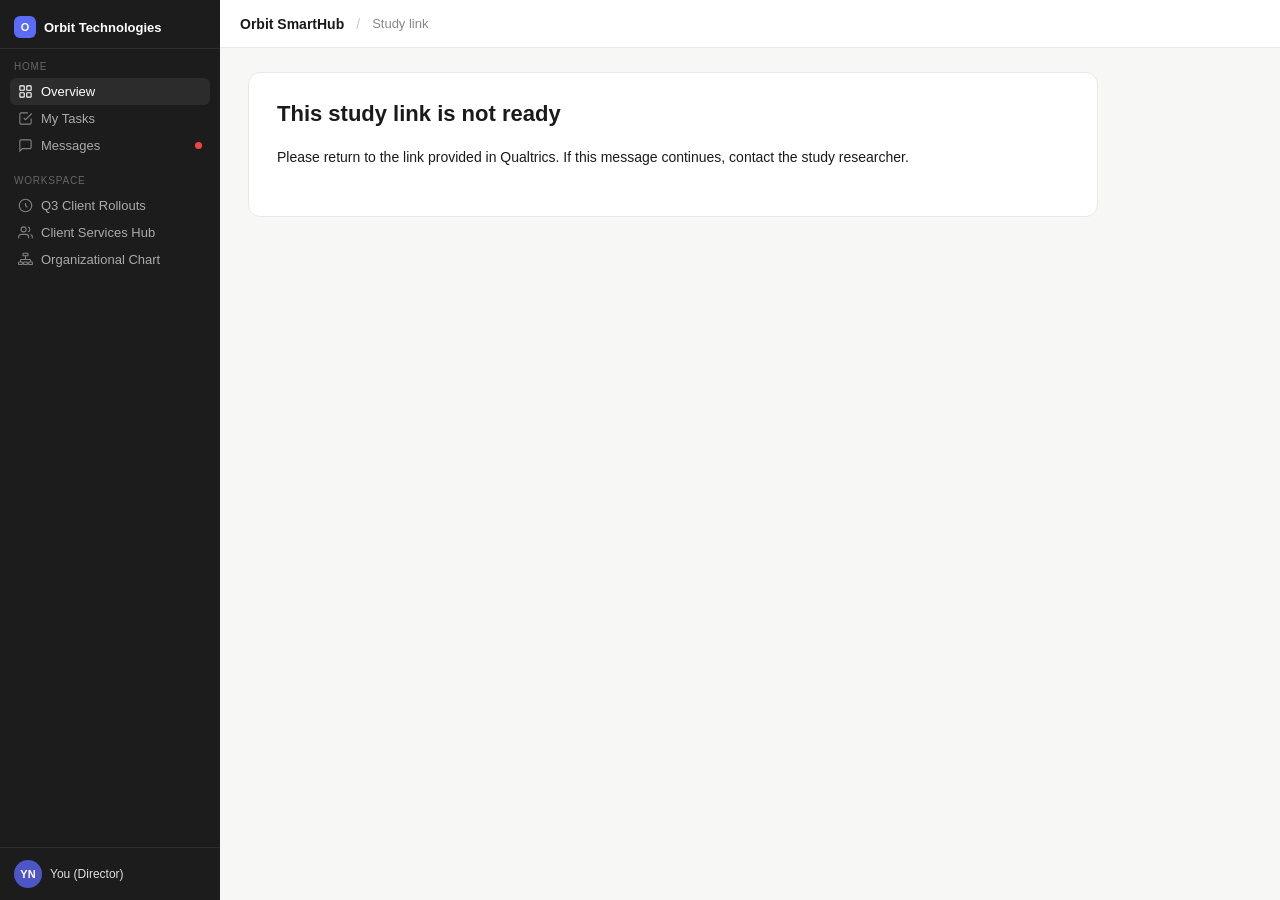
<file: c04.html>
<!DOCTYPE html>
<html lang="en">
<head>
<meta charset="UTF-8">
<meta name="referrer" content="no-referrer">
<meta name="viewport" content="width=device-width, initial-scale=1.0">
<title>Orbit SmartHub</title>
<link rel="stylesheet" href="shared.css?v=12">
<style>
  .org-btn { display: inline-flex; align-items: center; gap: 6px; background: #f3f4ff; border: 1px solid #c5caf7; color: #4a55c7; font-size: 13px; font-weight: 500; padding: 10px 16px; border-radius: 8px; cursor: pointer; font-family: inherit; }
  .org-btn svg { width: 16px; height: 16px; }
</style>
</head>
<body>

<!-- ── Sidebar ── -->
<nav class="sidebar" id="sidebar">
  <div class="sidebar-header">
    <div class="workspace-name">
      <div class="ws-dot">O</div>
      Orbit Technologies
    </div>
  </div>
  <div class="sidebar-section">
    <div class="sidebar-section-label">Home</div>
    <div class="sidebar-item active" id="nav-overview">
      <svg viewBox="0 0 24 24" fill="none" stroke="currentColor" stroke-width="1.8"><rect x="3" y="3" width="7" height="7" rx="1"/><rect x="14" y="3" width="7" height="7" rx="1"/><rect x="3" y="14" width="7" height="7" rx="1"/><rect x="14" y="14" width="7" height="7" rx="1"/></svg>
      Overview
    </div>
    <div class="sidebar-item" id="nav-tasks">
      <svg viewBox="0 0 24 24" fill="none" stroke="currentColor" stroke-width="1.8"><path d="M9 11l3 3L22 4"/><path d="M21 12v7a2 2 0 01-2 2H5a2 2 0 01-2-2V5a2 2 0 012-2h11"/></svg>
      My Tasks
    </div>
    <div class="sidebar-item" id="nav-messages">
      <svg viewBox="0 0 24 24" fill="none" stroke="currentColor" stroke-width="1.8"><path d="M21 15a2 2 0 01-2 2H7l-4 4V5a2 2 0 012-2h14a2 2 0 012 2z"/></svg>
      Messages
      <div class="notif-dot"></div>
    </div>
  </div>
  <div class="sidebar-section">
    <div class="sidebar-section-label">Workspace</div>
    <div class="sidebar-item" id="nav-projects">
      <svg viewBox="0 0 24 24" fill="none" stroke="currentColor" stroke-width="1.8"><circle cx="12" cy="12" r="10"/><path d="M12 8v4l3 3"/></svg>
      Q3 Client Rollouts
    </div>
    <div class="sidebar-item" id="nav-hub">
      <svg viewBox="0 0 24 24" fill="none" stroke="currentColor" stroke-width="1.8"><path d="M17 21v-2a4 4 0 00-4-4H5a4 4 0 00-4 4v2"/><circle cx="9" cy="7" r="4"/><path d="M23 21v-2a4 4 0 00-3-3.87"/><path d="M16 3.13a4 4 0 010 7.75"/></svg>
      Client Services Hub
    </div>
    <div class="sidebar-item" id="nav-org">
      <svg viewBox="0 0 24 24" fill="none" stroke="currentColor" stroke-width="1.8"><rect x="8" y="2" width="8" height="4" rx="1"/><rect x="1" y="16" width="6" height="4" rx="1"/><rect x="9" y="16" width="6" height="4" rx="1"/><rect x="17" y="16" width="6" height="4" rx="1"/><path d="M4 16v-3a1 1 0 011-1h14a1 1 0 011 1v3"/><path d="M12 12V6"/></svg>
      Organizational Chart
    </div>
  </div>
  <div class="sidebar-avatar">
    <div class="user-avatar">YN</div>
    <div class="avatar-name">You (Director)</div>
  </div>
</nav>

<!-- ── Main ── -->
<main class="main" id="workspace">
  <div class="topbar">
    <span class="topbar-title">Client Services Hub</span>
    <span class="topbar-sep">/</span>
    <span class="topbar-sub">Overview</span>
    <div class="topbar-actions">
      <button class="btn-sm">Filter</button>
      <button class="btn-sm btn-primary">+ Add Task</button>
    </div>
  </div>
  <div class="tabs">
    <div class="tab active">Overview</div>
    <div class="tab">Tasks</div>
    <div class="tab">Notes</div>
    <div class="tab">Messages</div>
    <div class="tab">Files</div>
  </div>

  <div class="content" id="mainContent">
    <div class="col-main">
      <!-- Tasks card -->
      <div class="card">
        <div class="card-header">
          <span class="card-title">Active Tasks</span>
          <span class="card-badge">7 open</span>
        </div>
        <div class="card-body">
          <div class="task-item"><div class="task-check done"></div><div style="flex:1"><div class="task-text done">Send updated SLA docs to Meridian Corp</div><div class="task-meta">Completed · Jun 18</div></div><div class="task-priority pri-low">Low</div></div>
          <div class="task-item"><div class="task-check"></div><div style="flex:1"><div class="task-text">Prepare materials for next week’s client introductions</div><div class="task-meta">Due Jun 24 · Assigned to you</div></div><div class="task-priority pri-high">High</div></div>
          <div class="task-item"><div class="task-check"></div><div style="flex:1"><div class="task-text">Organize the shared resource library</div><div class="task-meta">Due Jun 27 · Assigned to Jordan Grace</div></div><div class="task-priority pri-med">Medium</div></div>
          <div class="task-item"><div class="task-check"></div><div style="flex:1"><div class="task-text">Schedule the monthly team meeting</div><div class="task-meta">Due Jun 25 · Assigned to you</div></div><div class="task-priority pri-high">High</div></div>
          <div class="task-item"><div class="task-check"></div><div style="flex:1"><div class="task-text">Review welcome packet — Vertex Data</div><div class="task-meta">Due Jul 1 · Assigned to Riley Rogers</div></div><div class="task-priority pri-med">Medium</div></div>
          <div class="task-item"><div class="task-check"></div><div style="flex:1"><div class="task-text">Prepare KPI summary for VP presentation</div><div class="task-meta">Due Jun 30 · Assigned to you</div></div><div class="task-priority pri-med">Medium</div></div>
          <div class="task-item"><div class="task-check"></div><div style="flex:1"><div class="task-text">Prepare the monthly team meeting agenda</div><div class="task-meta">Due Jun 23 · Assigned to Taylor Hill</div></div><div class="task-priority pri-high">High</div></div>
        </div>
      </div>
      <!-- Messages preview -->
      <div class="card">
        <div class="card-header"><span class="card-title">Recent Messages</span><span class="card-badge" style="background:#fef0ee;color:#c04a2a;">4 unread</span></div>
        <div class="card-body">
          <div class="msg-item"><div class="msg-av" style="background:#6b7cf7;">JG</div><div class="msg-body"><div><span class="msg-name">Jordan Grace</span><span class="msg-time">9:41 AM</span></div><div class="msg-text">I’ve drafted the shared resource library layout. Would you prefer folders by document type or client name?</div></div></div>
          <div class="msg-item"><div class="msg-av" style="background:#2db37a;">RR</div><div class="msg-body"><div><span class="msg-name">Riley Rogers</span><span class="msg-time">Yesterday 4:12 PM</span></div><div class="msg-text">The Vertex Data welcome packet is in progress. Should I send it before our introductory meeting?</div></div></div>
          <div class="msg-item"><div class="msg-av" style="background:#e09020;">TH</div><div class="msg-body"><div><span class="msg-name">Taylor Hill</span><span class="msg-time">Today 11:55 AM</span></div><div class="msg-text">I’m preparing the monthly team meeting agenda. How would you like to use the final ten minutes?</div></div></div>
        </div>
      </div>
    </div>
    <div class="col-side">
      <!-- Org tile -->
      <div class="card" id="orgCard">
        <div class="card-header"><span class="card-title">Team Structure</span></div>
        <div class="card-body" style="display:flex;flex-direction:column;gap:10px;">
          <p style="font-size:12px;color:#888;line-height:1.5;">Your direct reporting hierarchy for the Client Services division.</p>
          <button class="org-btn">
            <svg viewBox="0 0 24 24" fill="none" stroke="currentColor" stroke-width="1.8"><rect x="8" y="2" width="8" height="4" rx="1"/><rect x="1" y="16" width="6" height="4" rx="1"/><rect x="9" y="16" width="6" height="4" rx="1"/><rect x="17" y="16" width="6" height="4" rx="1"/><path d="M4 16v-3a1 1 0 011-1h14a1 1 0 011 1v3"/><path d="M12 12V6"/></svg>
            View Organizational Chart
          </button>
        </div>
      </div>
      <!-- Notes -->
      <div class="card">
        <div class="card-header"><span class="card-title">Recent Notes</span><span class="card-badge">4</span></div>
        <div class="card-body">
          <div class="note-item"><div class="note-title">Monthly Team Meeting — Planning Notes</div><div class="note-preview">Agenda items include calendar updates, upcoming training sessions, and the shared resource library.</div><div class="note-date">Jun 20, 2025</div></div>
          <div class="note-item"><div class="note-title">Q3 KPI Review — Director Notes</div><div class="note-preview">CSAT holding at 84%. Prepare the monthly account summary and update the presentation slides.</div><div class="note-date">Jun 17, 2025</div></div>
          <div class="note-item"><div class="note-title">Team 1:1 Notes — Jordan Grace</div><div class="note-preview">Discussed options for organizing meeting templates, presentation slides, and client information sheets.</div><div class="note-date">Jun 16, 2025</div></div>
        </div>
      </div>
      <!-- Snapshot stats -->
      <div class="card">
        <div class="card-header"><span class="card-title">Team Snapshot</span></div>
        <div class="card-body" style="display:grid;grid-template-columns:1fr 1fr;gap:10px;">
          <div style="background:#f7f7f6;border-radius:8px;padding:10px 12px;"><div style="font-size:11px;color:#888;margin-bottom:4px;">Open tasks</div><div style="font-size:22px;font-weight:600;color:#1a1a1a;">7</div></div>
          <div style="background:#f7f7f6;border-radius:8px;padding:10px 12px;"><div style="font-size:11px;color:#888;margin-bottom:4px;">Unread msgs</div><div style="font-size:22px;font-weight:600;color:#ef4444;">4</div></div>
          <div style="background:#f7f7f6;border-radius:8px;padding:10px 12px;"><div style="font-size:11px;color:#888;margin-bottom:4px;">Active clients</div><div style="font-size:22px;font-weight:600;color:#1a1a1a;">12</div></div>
          <div style="background:#f7f7f6;border-radius:8px;padding:10px 12px;"><div style="font-size:11px;color:#888;margin-bottom:4px;">Team CSAT</div><div style="font-size:22px;font-weight:600;color:#2db37a;">84%</div></div>
        </div>
      </div>
    </div>
  </div>
</main>

<!-- ── Tour Overlay ── -->
<svg id="tourOverlay" aria-hidden="true"><path id="tourShade" fill-rule="evenodd"></path></svg>

<!-- ── Sparky ── -->
<div id="sparky">
  <div id="sparky-char">
    <!-- Sparky: a friendly rocket/star character -->
    <svg viewBox="0 0 90 90" xmlns="http://www.w3.org/2000/svg" style="width:100%;height:100%;">
      <!-- Body -->
      <ellipse cx="45" cy="48" rx="20" ry="26" fill="#5b6af7"/>
      <!-- Face -->
      <ellipse cx="45" cy="44" rx="14" ry="14" fill="#fff" opacity=".95"/>
      <!-- Eyes -->
      <circle cx="40" cy="41" r="3" fill="#1a1a1a"/>
      <circle cx="50" cy="41" r="3" fill="#1a1a1a"/>
      <!-- Eye shine -->
      <circle cx="41.2" cy="39.8" r="1" fill="#fff"/>
      <circle cx="51.2" cy="39.8" r="1" fill="#fff"/>
      <!-- Smile -->
      <path d="M39 47 Q45 52 51 47" fill="none" stroke="#1a1a1a" stroke-width="1.5" stroke-linecap="round"/>
      <!-- Antenna -->
      <line x1="45" y1="22" x2="45" y2="30" stroke="#5b6af7" stroke-width="2.5" stroke-linecap="round"/>
      <circle cx="45" cy="20" r="4" fill="#fbbf24"/>
      <!-- Wings -->
      <ellipse cx="20" cy="52" rx="10" ry="6" fill="#818cf8" transform="rotate(-20 20 52)"/>
      <ellipse cx="70" cy="52" rx="10" ry="6" fill="#818cf8" transform="rotate(20 70 52)"/>
      <!-- Flame -->
      <ellipse cx="45" cy="77" rx="8" ry="5" fill="#fb923c" opacity=".9"/>
      <ellipse cx="45" cy="80" rx="5" ry="3" fill="#fbbf24" opacity=".8"/>
      <!-- Stars around -->
      <circle cx="14" cy="18" r="2" fill="#fbbf24" opacity=".7"/>
      <circle cx="76" cy="22" r="1.5" fill="#fbbf24" opacity=".6"/>
      <circle cx="10" cy="70" r="1.5" fill="#818cf8" opacity=".5"/>
      <circle cx="80" cy="68" r="2" fill="#818cf8" opacity=".5"/>
    </svg>
  </div>
  <div id="sparky-bubble" role="dialog" aria-label="Sparky’s guide">
    <p id="sparky-text" aria-live="polite">Welcome back to Orbit SmartHub! I’m Sparky, your virtual assistant. We’ve made some changes to the layout since you were last here, so I’ll be taking you around to make sure you’re familiar with everything. I’ll also be asking you a few questions along the way to understand your experiences. Let’s get started!</p>
    <button class="sparky-btn" id="sparky-btn">Got it →</button>
  </div>
</div>


<div id="modal-root"></div>
<button id="stop-study" class="stop-study">Stop simulation</button>
<script>window.ORBIT_CONFIG = Object.freeze({"siteId": "c04", "fixedCondition": 3, "mode": "collect", "collectionEnabled": true, "submissionProvider": "datapipe", "submissionEndpoint": "https://pipe.jspsych.org/api/data/", "dataPipeExperimentId": "Z3pjRitKkhK2", "feedbackUrl": "https://uwaterloo.ca1.qualtrics.com/jfe/form/SV_0ro1X2al0ZQdYcm", "feedbackIdParameter": "orbit_source_response_id"});</script>
<script src="integration.js?v=12"></script>
<script src="study-data.js?v=12"></script>
<script src="questionnaires.js?v=12"></script>
<script src="study.js?v=12"></script>
</body>
</html>
</file>
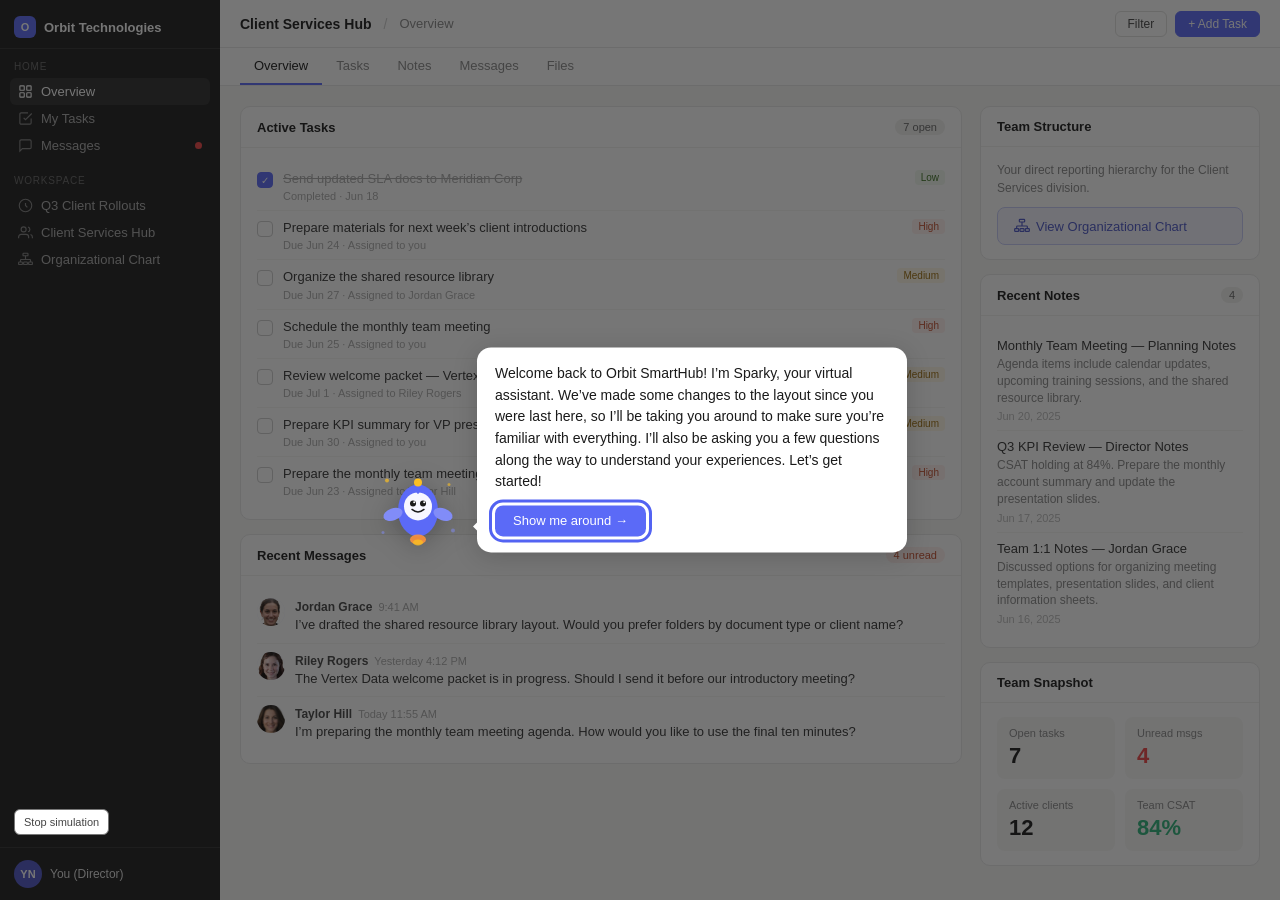
<file: message-view.html>
<!doctype html><html lang="en"><head><meta charset="utf-8"><meta name="viewport" content="width=device-width,initial-scale=1"><title>Orbit SmartHub</title></head><body><p>Opening Orbit SmartHub…</p><script>location.replace('index.html'+location.search);</script><noscript>Please enable JavaScript and <a href="index.html">open Orbit SmartHub</a>.</noscript></body></html>
</file>
<file: shared.css>
/* ── Reset & Base ── */
*, *::before, *::after { box-sizing: border-box; margin: 0; padding: 0; }
body { font-family: 'Inter', sans-serif; background: #f7f7f6; color: #1a1a1a; height: 100vh; display: flex; overflow: hidden; font-size: 14px; }

/* ── Sidebar ── */
.sidebar { width: 220px; min-width: 220px; background: #1c1c1c; color: #ccc; display: flex; flex-direction: column; height: 100vh; position: relative; z-index: 1; }
.sidebar-header { padding: 16px 14px 10px; border-bottom: 1px solid #2e2e2e; }
.workspace-name { font-size: 13px; font-weight: 600; color: #fff; display: flex; align-items: center; gap: 8px; }
.ws-dot { width: 22px; height: 22px; border-radius: 6px; background: #5b6af7; display: flex; align-items: center; justify-content: center; font-size: 11px; font-weight: 700; color: #fff; }
.sidebar-section { padding: 12px 10px 4px; }
.sidebar-section-label { font-size: 10px; text-transform: uppercase; letter-spacing: .08em; color: #666; padding: 0 4px 6px; }
.sidebar-item { display: flex; align-items: center; gap: 8px; padding: 6px 8px; border-radius: 6px; cursor: pointer; color: #aaa; font-size: 13px; transition: background .15s; user-select: none; position: relative; }
.sidebar-item:hover { background: #2a2a2a; color: #fff; }
.sidebar-item.active { background: #2c2c2c; color: #fff; }
.sidebar-item svg { width: 15px; height: 15px; flex-shrink: 0; opacity: .7; }
.sidebar-item.active svg { opacity: 1; }
.sidebar-avatar { margin-top: auto; padding: 12px 14px; border-top: 1px solid #2e2e2e; display: flex; align-items: center; gap: 8px; }
.user-avatar { width: 28px; height: 28px; border-radius: 50%; background: #4e55c7; display: flex; align-items: center; justify-content: center; font-size: 11px; font-weight: 600; color: #fff; flex-shrink: 0; }
.avatar-name { font-size: 12px; color: #ddd; }

/* ── Main ── */
.main { flex: 1; display: flex; flex-direction: column; height: 100vh; overflow: hidden; position: relative; z-index: 1; }
.topbar { background: #fff; border-bottom: 1px solid #e8e8e6; padding: 0 20px; height: 48px; display: flex; align-items: center; gap: 12px; flex-shrink: 0; }
.topbar-title { font-size: 14px; font-weight: 600; color: #1a1a1a; }
.topbar-sep { color: #ccc; }
.topbar-sub { font-size: 13px; color: #888; }
.topbar-actions { margin-left: auto; display: flex; gap: 8px; }
.btn-sm { font-size: 12px; padding: 5px 12px; border-radius: 6px; border: 1px solid #e0e0de; background: #fff; cursor: pointer; color: #444; font-family: inherit; transition: background .15s; }
.btn-sm:hover { background: #f3f3f1; }
.btn-primary { background: #5b6af7; color: #fff; border-color: #5b6af7; }
.btn-primary:hover { background: #4a59e8; }

/* ── Tabs ── */
.tabs { background: #fff; border-bottom: 1px solid #e8e8e6; display: flex; padding: 0 20px; gap: 0; flex-shrink: 0; }
.tab { padding: 10px 14px; font-size: 13px; color: #888; cursor: pointer; border-bottom: 2px solid transparent; transition: color .15s; user-select: none; }
.tab:hover { color: #333; }
.tab.active { color: #1a1a1a; border-bottom-color: #5b6af7; font-weight: 500; }

/* ── Content ── */
.content { flex: 1; overflow-y: auto; padding: 20px; display: flex; gap: 18px; }
.col-main { flex: 1; display: flex; flex-direction: column; gap: 14px; min-width: 0; }
.col-side { width: 280px; flex-shrink: 0; display: flex; flex-direction: column; gap: 14px; }

/* ── Cards ── */
.card { background: #fff; border: 1px solid #e8e8e6; border-radius: 10px; overflow: hidden; }
.card-header { padding: 12px 16px; border-bottom: 1px solid #f0f0ee; display: flex; align-items: center; justify-content: space-between; }
.card-title { font-size: 13px; font-weight: 600; color: #1a1a1a; }
.card-badge { font-size: 11px; background: #f0f0ee; color: #666; padding: 2px 8px; border-radius: 20px; }
.card-body { padding: 14px 16px; }

/* ── Tasks ── */
.task-item { display: flex; align-items: flex-start; gap: 10px; padding: 8px 0; border-bottom: 1px solid #f5f5f3; }
.task-item:last-child { border-bottom: none; }
.task-check { width: 16px; height: 16px; border: 1.5px solid #ccc; border-radius: 4px; flex-shrink: 0; margin-top: 2px; }
.task-check.done { background: #5b6af7; border-color: #5b6af7; display: flex; align-items: center; justify-content: center; }
.task-check.done::after { content: '✓'; color: #fff; font-size: 10px; }
.task-text { font-size: 13px; color: #333; line-height: 1.4; }
.task-text.done { color: #aaa; text-decoration: line-through; }
.task-meta { font-size: 11px; color: #aaa; margin-top: 2px; }
.task-priority { font-size: 10px; padding: 2px 6px; border-radius: 4px; margin-left: auto; flex-shrink: 0; }
.pri-high { background: #fef0ee; color: #c04a2a; }
.pri-med { background: #fef7e6; color: #9a6a0a; }
.pri-low { background: #f0f8ee; color: #3c7022; }

/* ── Messages ── */
.msg-item { display: flex; gap: 10px; padding: 8px 0; border-bottom: 1px solid #f5f5f3; }
.msg-item:last-child { border-bottom: none; }
.msg-av { width: 28px; height: 28px; border-radius: 50%; display: flex; align-items: center; justify-content: center; font-size: 11px; font-weight: 600; color: #fff; flex-shrink: 0; }
.msg-body { flex: 1; min-width: 0; }
.msg-name { font-size: 12px; font-weight: 600; color: #444; }
.msg-time { font-size: 11px; color: #aaa; margin-left: 6px; }
.msg-text { font-size: 13px; color: #333; line-height: 1.4; margin-top: 2px; }

/* ── Notes ── */
.note-item { padding: 8px 0; border-bottom: 1px solid #f5f5f3; }
.note-item:last-child { border-bottom: none; }
.note-title { font-size: 13px; font-weight: 500; color: #333; }
.note-preview { font-size: 12px; color: #888; margin-top: 3px; line-height: 1.4; }
.note-date { font-size: 11px; color: #bbb; margin-top: 4px; }

/* ── Scrollbar ── */
.content::-webkit-scrollbar { width: 4px; }
.content::-webkit-scrollbar-thumb { background: #ddd; border-radius: 4px; }

/* ── Notif dot ── */
.notif-dot { width: 7px; height: 7px; background: #ef4444; border-radius: 50%; margin-left: auto; }

/* ══════════════════════════════════════
   TOUR OVERLAY SYSTEM
══════════════════════════════════════ */

/* Sparky — the guide character */
#sparky {
  position: fixed;
  z-index: 700;
  display: flex;
  align-items: flex-end;
  gap: 14px;
  transition: all 0.6s cubic-bezier(.34,1.3,.7,1);
  /* start: centered */
  left: 50%;
  top: 50%;
  transform: translate(-50%, -50%);
}
#sparky.corner {
  left: 14px;
  top: 14px;
  transform: none;
}
#sparky.hidden { display: none; }

/* The character SVG container */
#sparky-char {
  width: 90px;
  height: 90px;
  flex-shrink: 0;
  transition: width 0.6s cubic-bezier(.34,1.3,.7,1), height 0.6s cubic-bezier(.34,1.3,.7,1);
  filter: drop-shadow(0 4px 12px rgba(0,0,0,0.25));
}
#sparky.corner #sparky-char { width: 36px; height: 36px; }

/* Speech bubble */
#sparky-bubble {
  background: #fff;
  border-radius: 14px;
  padding: 16px 18px;
  max-width: 340px;
  box-shadow: 0 4px 24px rgba(0,0,0,0.18);
  position: relative;
  transition: opacity 0.3s;
}
#sparky.corner #sparky-bubble { display: none; }

/* Arrow tail on bubble pointing left */
#sparky-bubble::before {
  content: '';
  position: absolute;
  left: -10px;
  bottom: 20px;
  border: 6px solid transparent;
  border-right-color: #fff;
}

#sparky-bubble p {
  font-size: 14px;
  color: #1a1a1a;
  line-height: 1.55;
  font-family: 'Inter', sans-serif;
}
#sparky-bubble .sparky-btn {
  margin-top: 12px;
  background: #5b6af7;
  color: #fff;
  border: none;
  border-radius: 8px;
  padding: 8px 18px;
  font-size: 13px;
  font-weight: 500;
  cursor: pointer;
  font-family: 'Inter', sans-serif;
  transition: background .15s;
}
#sparky-bubble .sparky-btn:hover { background: #4a59e8; }

/* Compact corner bubble — shows on hover when corner */
#sparky-corner-bubble {
  display: none;
  position: fixed;
  left: 58px;
  top: 10px;
  background: #fff;
  border-radius: 10px;
  padding: 8px 12px;
  font-size: 12px;
  color: #333;
  box-shadow: 0 2px 12px rgba(0,0,0,.15);
  z-index: 700;
  max-width: 200px;
  line-height: 1.4;
  pointer-events: none;
}

/* Survey modal */
#surveyModal {
  display: none;
  position: fixed; inset: 0;
  background: rgba(30,30,30,0.55);
  z-index: 800;
  align-items: center;
  justify-content: center;
}
#surveyModal.active { display: flex; }
.survey-box {
  background: #fff;
  border-radius: 16px;
  padding: 28px 32px;
  width: 480px;
  max-height: 80vh;
  overflow-y: auto;
  box-shadow: 0 8px 40px rgba(0,0,0,.2);
}
.survey-box h3 { font-size: 16px; font-weight: 600; color: #1a1a1a; margin-bottom: 6px; }
.survey-box .survey-sub { font-size: 13px; color: #888; margin-bottom: 20px; }
.survey-q { margin-bottom: 18px; }
.survey-q label { font-size: 13px; font-weight: 500; color: #333; display: block; margin-bottom: 8px; }
.survey-q .scale { display: flex; gap: 8px; align-items: center; }
.survey-q .scale span { font-size: 11px; color: #888; }
.survey-q .scale-btns { display: flex; gap: 6px; }
.survey-q .scale-btns button {
  width: 36px; height: 36px; border-radius: 8px; border: 1px solid #e0e0de;
  background: #fff; cursor: pointer; font-size: 13px; font-weight: 500; color: #555;
  transition: all .15s; font-family: 'Inter', sans-serif;
}
.survey-q .scale-btns button:hover { background: #f0f1ff; border-color: #5b6af7; color: #5b6af7; }
.survey-q .scale-btns button.selected { background: #5b6af7; border-color: #5b6af7; color: #fff; }
.survey-q textarea {
  width: 100%; border: 1px solid #e0e0de; border-radius: 8px; padding: 8px 12px;
  font-size: 13px; font-family: 'Inter', sans-serif; resize: vertical; min-height: 70px;
  color: #333; outline: none;
}
.survey-q textarea:focus { border-color: #5b6af7; }
.survey-submit {
  width: 100%; padding: 10px; background: #5b6af7; color: #fff; border: none;
  border-radius: 8px; font-size: 14px; font-weight: 500; cursor: pointer;
  font-family: 'Inter', sans-serif; margin-top: 6px; transition: background .15s;
}
.survey-submit:hover { background: #4a59e8; }

/* One overlay, with an exact cut-out; the underlying page is never raised or restyled. */
#tourOverlay { display:none; position:fixed; inset:0; width:100%; height:100%; z-index:500; pointer-events:none; }
#tourOverlay.active { display:block; }
#tourShade { fill:rgba(20,20,20,.58); pointer-events:fill; }
#sparky { transition:none; max-width:calc(100vw - 32px); }
#sparky-bubble { max-width:430px; }
#sparky-text { max-height:50vh; overflow:auto; }
#sparky.guide-corner { left:240px; top:100px; transform:none; align-items:flex-start; }
#sparky.guide-corner #sparky-char { width:52px; height:52px; }
#sparky.guide-corner #sparky-bubble { max-width:370px; }
#sparky.guide-bottom { top:auto; bottom:24px; transform:translateX(-50%); }
body { font-family:Inter, -apple-system, BlinkMacSystemFont, 'Segoe UI', sans-serif; }
button,input,textarea { font:inherit; }
button { cursor:pointer; }
button:disabled { cursor:default; }
.sidebar-item { width:100%; border:0; font-family:inherit; background:transparent; text-align:left; }
.sidebar-item[aria-disabled="true"] { cursor:default; }
.sidebar-item[aria-disabled="true"]:hover { background:transparent; color:#aaa; }
.sidebar-item.active[aria-disabled="true"]:hover { background:#2c2c2c; color:#fff; }
:focus-visible { outline:3px solid #5363f2; outline-offset:3px; }
.stop-study { position:fixed; left:14px; bottom:65px; z-index:1000; border:1px solid #777; border-radius:6px; background:#fff; color:#444; padding:6px 9px; font-size:11px; }
.workspace-body { flex:1; overflow:auto; padding:24px 28px 70px; }
.page-intro { max-width:750px; margin-bottom:24px; line-height:1.6; color:#666; }
.page-intro h1 { color:#1a1a1a; font-size:20px; margin-bottom:8px; }
.primary,.secondary { display:inline-flex; align-items:center; justify-content:center; border-radius:8px; padding:10px 18px; font-size:13px; border:1px solid #dededc; }
.primary { background:#5b6af7; border-color:#5b6af7; color:#fff; }
.primary:hover { background:#4a59e8; }
.secondary { background:#fff; color:#444; }
.actions { display:flex; gap:10px; margin-top:20px; flex-wrap:wrap; }
.team-chart { margin:28px auto; max-width:1000px; }
.director-node { padding:18px; width:190px; margin:0 auto 36px; text-align:center; border:2px solid #5b6af7; border-radius:12px; background:white; position:relative; }
.director-node:after { content:''; position:absolute; width:2px; height:38px; background:#ccc; bottom:-38px; left:50%; }
.team-grid { display:grid; grid-template-columns:repeat(5,minmax(110px,1fr)); gap:14px; border-top:2px solid #ccc; padding-top:24px; }
.team-member { position:relative; border:1.5px solid #ddd; border-radius:12px; background:#fff; padding:18px 8px; text-align:center; min-width:0; color:#1a1a1a; }
.team-member:before { content:''; position:absolute; width:2px; height:25px; background:#ccc; top:-26px; left:50%; }
.team-member:hover { border-color:#5b6af7; }
.team-member.visited { border-color:#2db37a; }
.team-member .check-badge { position:absolute; right:7px; top:7px; background:#23875c; color:#fff; border-radius:50%; width:20px; height:20px; }
.team-member strong { display:block; margin:10px 0 4px; font-size:13px; }
.team-member small,.director-node small { display:block; color:#777; font-size:11px; }
.portrait { width:70px; height:70px; border-radius:50%; object-fit:cover; background:#e9ebff; display:inline-flex; align-items:center; justify-content:center; color:#4e55c7; font-weight:600; flex-shrink:0; }
.profile-portrait { width:110px; height:110px; margin:0 0 16px; }
.msg-av .portrait { width:28px; height:28px; font-size:11px; }
.modal-backdrop { position:fixed; inset:0; background:rgba(20,20,20,.58); z-index:900; display:flex; align-items:center; justify-content:center; padding:20px; }
.dialog-box { width:500px; max-width:100%; max-height:85vh; overflow:auto; padding:30px; border-radius:16px; background:#fff; box-shadow:0 8px 40px #0003; }
.dialog-box h2 { font-size:20px; margin-bottom:4px; }
.dialog-box p { line-height:1.7; margin:12px 0; color:#444; }
.dialog-box .subtitle { color:#888; font-size:13px; }
.email-list { display:flex; flex-direction:column; gap:12px; }
.email-row { display:flex; align-items:center; gap:16px; width:100%; text-align:left; background:#fff; border:1.5px solid #e8e8e6; border-radius:12px; padding:18px 20px; color:#333; }
.email-row[aria-disabled="true"] { cursor:default; }
.email-row.current { border-left:4px solid #5b6af7; }
.email-row.read { border-left:4px solid #2db37a; }
.email-row .portrait { width:44px; height:44px; }
.email-row-body { flex:1; min-width:0; }
.email-row-body strong { display:block; margin-bottom:4px; }
.email-row-body span { display:block; }
.email-preview { color:#888; margin-top:5px; white-space:nowrap; overflow:hidden; text-overflow:ellipsis; }
.email-label { color:#777; font-size:12px; white-space:nowrap; }
.email-card,.reading-card,.questionnaire { max-width:850px; background:#fff; border:1px solid #e8e8e6; border-radius:12px; overflow:hidden; }
.email-header { padding:22px 26px; border-bottom:1px solid #eee; }
.email-header h1 { font-size:20px; margin-bottom:18px; }
.email-meta { display:flex; gap:12px; align-items:center; font-size:13px; line-height:1.7; }
.email-meta .portrait { width:44px; height:44px; }
.email-body { padding:24px 26px; white-space:pre-wrap; line-height:1.8; font-size:14px; }
.email-context { max-width:850px; line-height:1.7; margin-bottom:18px; }
.email-signature { padding:0 26px 24px; white-space:pre-wrap; line-height:1.6; }
.reply-area { max-width:850px; background:white; border:1px solid #e8e8e6; border-radius:12px; padding:20px; margin-top:18px; }
.reply-area label { display:block; line-height:1.6; margin-bottom:10px; }
.reply-area textarea { width:100%; min-height:110px; border:1px solid #ddd; border-radius:8px; padding:12px; resize:vertical; }
.reply-area small { display:block; color:#777; margin-top:8px; }
.reading-card { padding:28px; }
.reading-card h1 { font-size:22px; margin-bottom:18px; }
.reading-card p { line-height:1.8; margin-bottom:18px; }
.questionnaire { padding:28px; }
.questionnaire h1 { font-size:22px; margin-bottom:8px; }
.questionnaire h2 { font-size:17px; margin:24px 0 16px; }
.questionnaire .muted { color:#777; font-size:13px; line-height:1.6; }
.questionnaire fieldset { border:0; border-bottom:1px solid #eee; padding:20px 0; min-width:0; }
.questionnaire legend { float:left; width:100%; font-size:14px; line-height:1.6; font-weight:500; margin-bottom:12px; }
.questionnaire legend + * { clear:both; }
.option-list { display:flex; flex-direction:column; gap:8px; }
.choice-label { display:flex; align-items:center; gap:9px; line-height:1.5; padding:8px 10px; border:1px solid #e7e7e5; border-radius:7px; cursor:pointer; }
input[type="radio"] { accent-color:#5b6af7; width:17px; height:17px; }
.scale-options { display:flex; gap:8px; flex-wrap:wrap; }
.scale-choice { position:relative; cursor:pointer; }
.scale-choice input { position:absolute; opacity:0; }
.scale-choice span { display:flex; width:44px; height:42px; border:1px solid #ddd; border-radius:8px; align-items:center; justify-content:center; }
.scale-choice input:checked+span { background:#5b6af7; color:white; border-color:#5b6af7; }
.scale-choice input:focus-visible+span { outline:3px solid #3948bd; outline-offset:2px; }
.scale-anchors { display:flex; justify-content:space-between; gap:14px; max-width:356px; color:#777; font-size:12px; margin-top:8px; }
.clear-answer { display:block; border:0; background:transparent; color:#666; text-decoration:underline; font-size:12px; padding:8px 0 0; }
.questionnaire textarea { width:100%; min-height:90px; border:1px solid #ddd; border-radius:8px; padding:12px; }
.questionnaire-progress { height:5px; background:#ececf7; border-radius:3px; margin:16px 0; overflow:hidden; }
.questionnaire-progress span { height:100%; background:#5b6af7; display:block; }
.review-note { padding:12px 16px; border:1px solid #ddd; border-radius:8px; background:#f8f8fb; line-height:1.6; font-size:13px; }
@media (max-width:1000px) { .col-side { width:240px; } .content { gap:12px; padding:14px; } .team-grid { gap:8px; } .workspace-body { padding:20px 18px 70px; } }
@media (max-width:760px) { .sidebar { width:165px; min-width:165px; } .workspace-name { font-size:11px; } .sidebar-item { font-size:12px; } .content { flex-direction:column; } .col-side { width:100%; } .team-grid { grid-template-columns:repeat(2,minmax(110px,1fr)); border-top:0; } .team-member:before,.director-node:after { display:none; } #sparky.guide-corner { left:180px; right:14px; } #sparky.guide-corner #sparky-char { display:none; } .email-row { gap:10px; padding:14px; } .email-row .portrait { width:32px; height:32px; } .email-label { display:none; } .questionnaire { padding:20px 16px; } }
@media (max-width:500px) { .sidebar { width:125px; min-width:125px; } .workspace-name { flex-wrap:wrap; } .sidebar-item { font-size:11px; padding:8px 3px; gap:4px; } .sidebar-item svg { width:12px; } .sidebar-section { padding:12px 6px; } .sidebar-avatar { padding:12px 6px; } .avatar-name { font-size:10px; } #sparky { gap:8px; width:calc(100vw - 24px); } #sparky-char { width:48px; height:48px; } #sparky-bubble { padding:16px; } #sparky.guide-corner { left:136px; width:calc(100vw - 148px); } #sparky-bubble p { font-size:13px; } .team-grid { grid-template-columns:1fr; } .workspace-body { padding:16px 10px 70px; } .email-header,.email-body,.reading-card { padding:18px; } .scale-options { gap:5px; } .scale-choice span { width:33px; height:36px; } .topbar { padding:0 12px; } .topbar-actions { display:none; } }
@media (prefers-reduced-motion:reduce) { *,*::before,*::after { transition:none!important; scroll-behavior:auto!important; } }

/* Match Overview’s readable button highlight for the current tour destination. */
.sidebar-item.tour-target { background:#2c2c2c; color:#fff; }
.sidebar-item.tour-target svg { opacity:1; }

/* Connect only the first and last employee centres, with no dangling line ends. */
.team-grid { --team-gap:14px; gap:var(--team-gap); border-top:0; position:relative; }
.team-grid::before { content:''; position:absolute; top:0; left:calc(10% - var(--team-gap) * .4); right:calc(10% - var(--team-gap) * .4); height:2px; background:#ccc; }
.team-member::before { top:-25px; height:25px; }
.email-time { margin-left:auto; color:#777; font-size:12px; white-space:nowrap; align-self:flex-start; }
.missing-icon { width:23px; height:23px; vertical-align:middle; margin-right:8px; flex-shrink:0; }
.missing-icon[hidden],.skip-question[hidden],.skip-confirmation[hidden] { display:none; }
.questionnaire fieldset.unanswered { border-bottom-color:#d65a5a; }
.skip-question { margin-top:10px; font-size:12px; padding:8px 12px; }
.skip-confirmation { display:block; color:#666; font-size:12px; margin-top:10px; }
#email-reply[readonly] { min-height:250px; line-height:1.7; resize:none; }
@media(max-width:1000px) { .team-grid { --team-gap:8px; } }
@media(max-width:760px) { .team-grid::before { display:none; } }

/* Frame portraits consistently in the chart and the opened profile. */
.team-member .portrait,.profile-portrait { border:2px solid #b9b6f4; padding:3px; background:#fff; box-shadow:0 0 0 3px #f3f2ff; }
</file>
